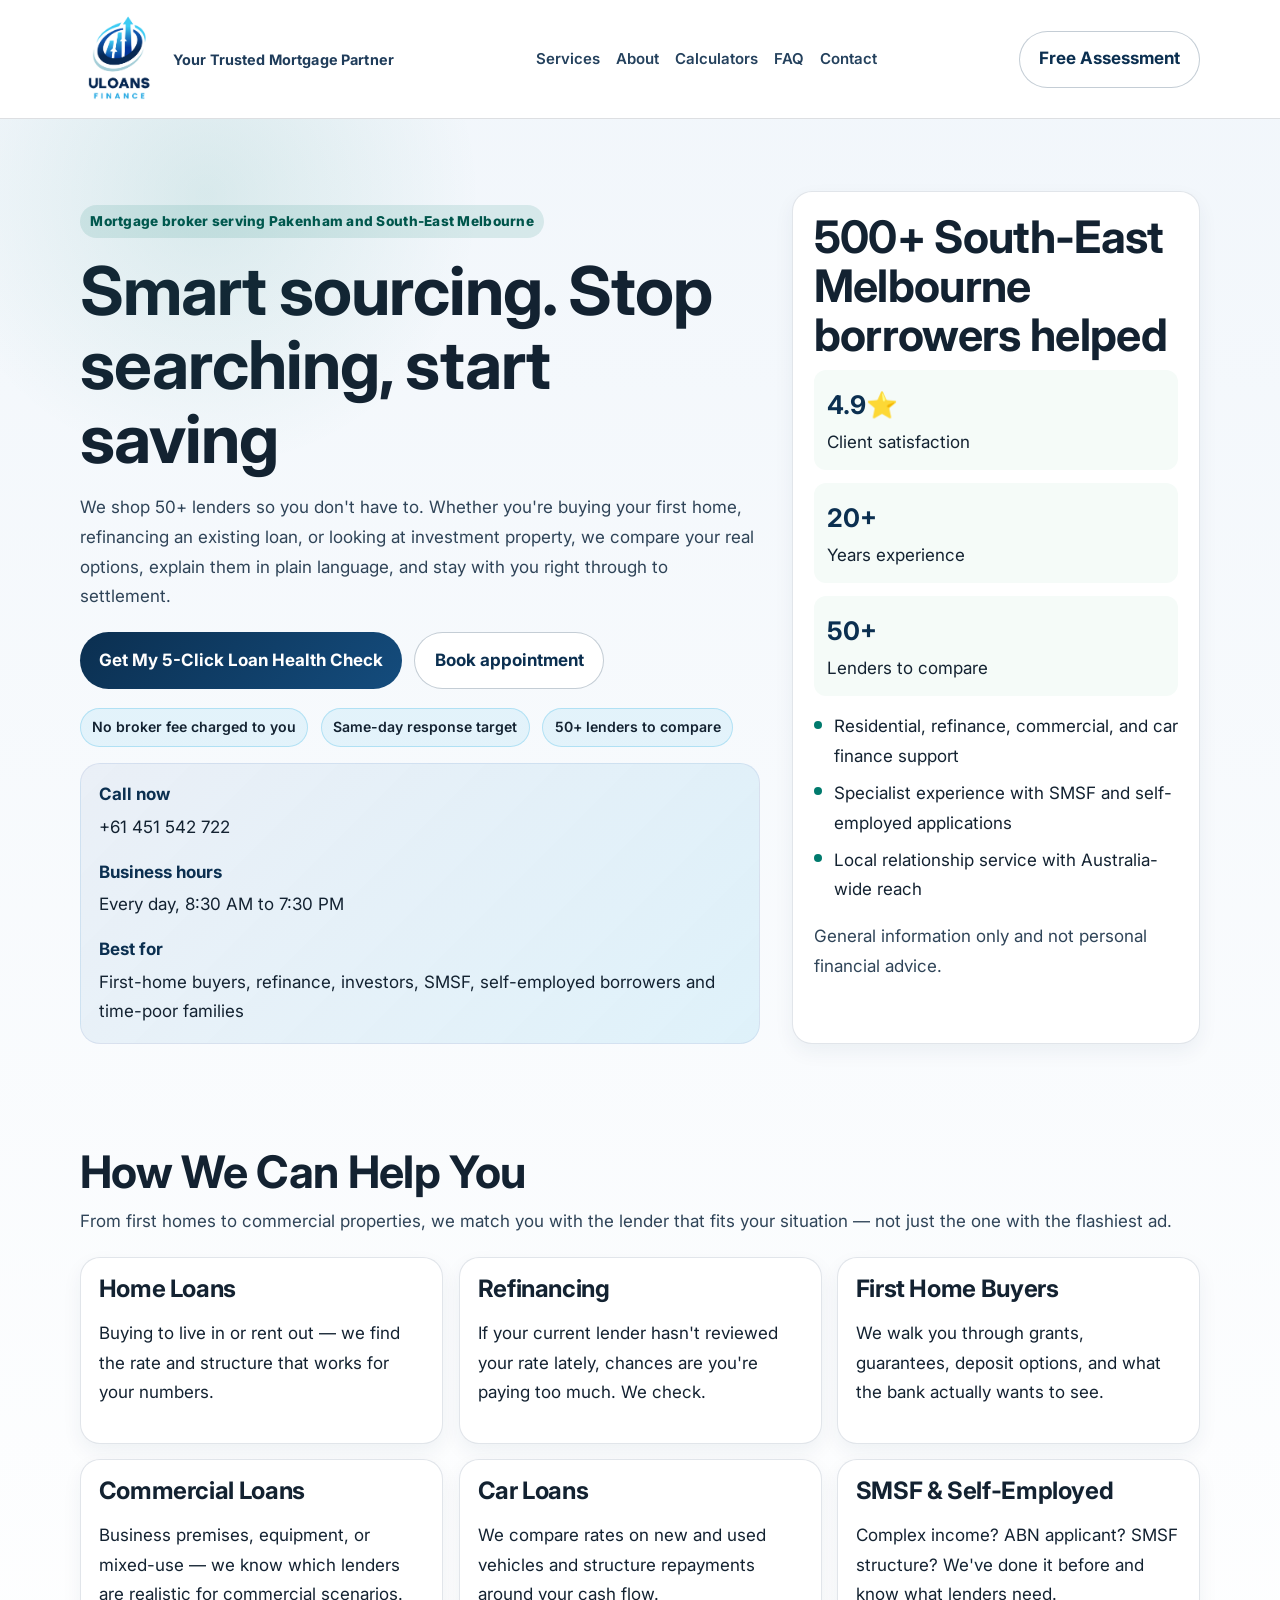
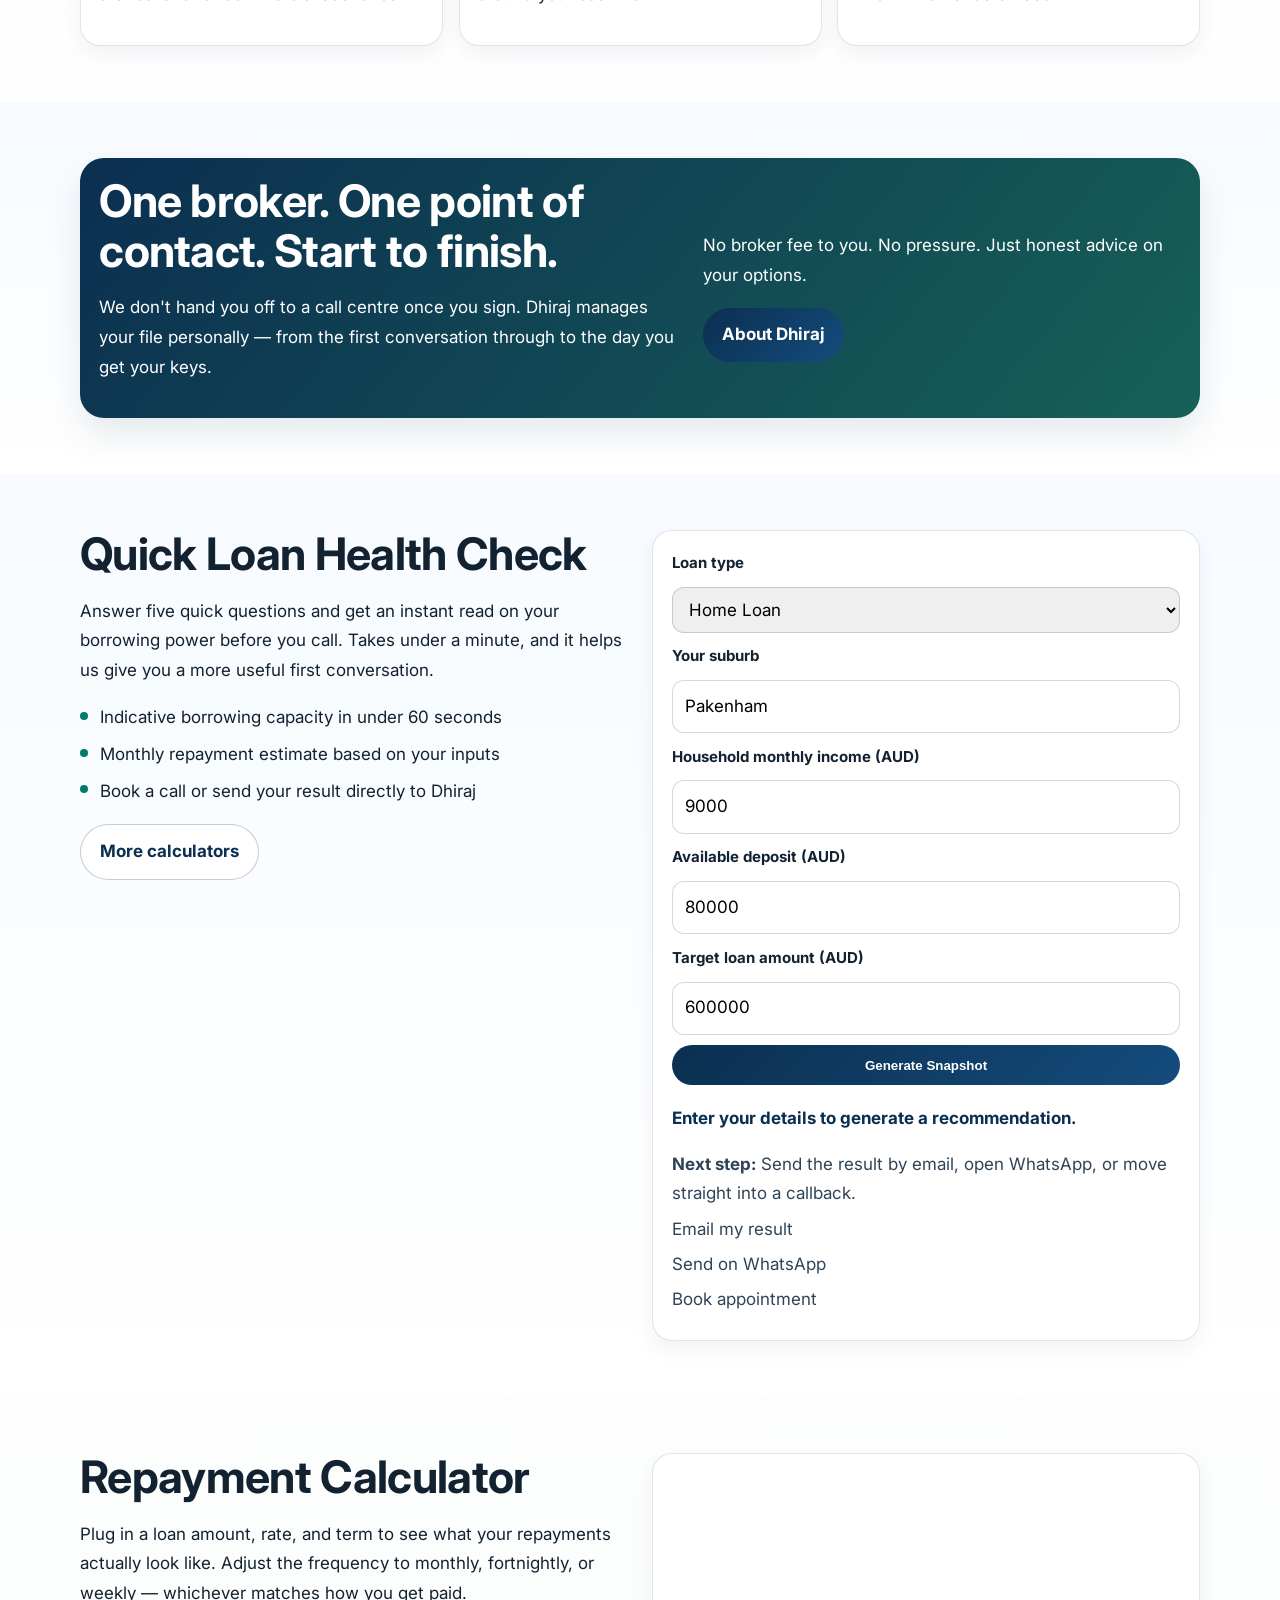
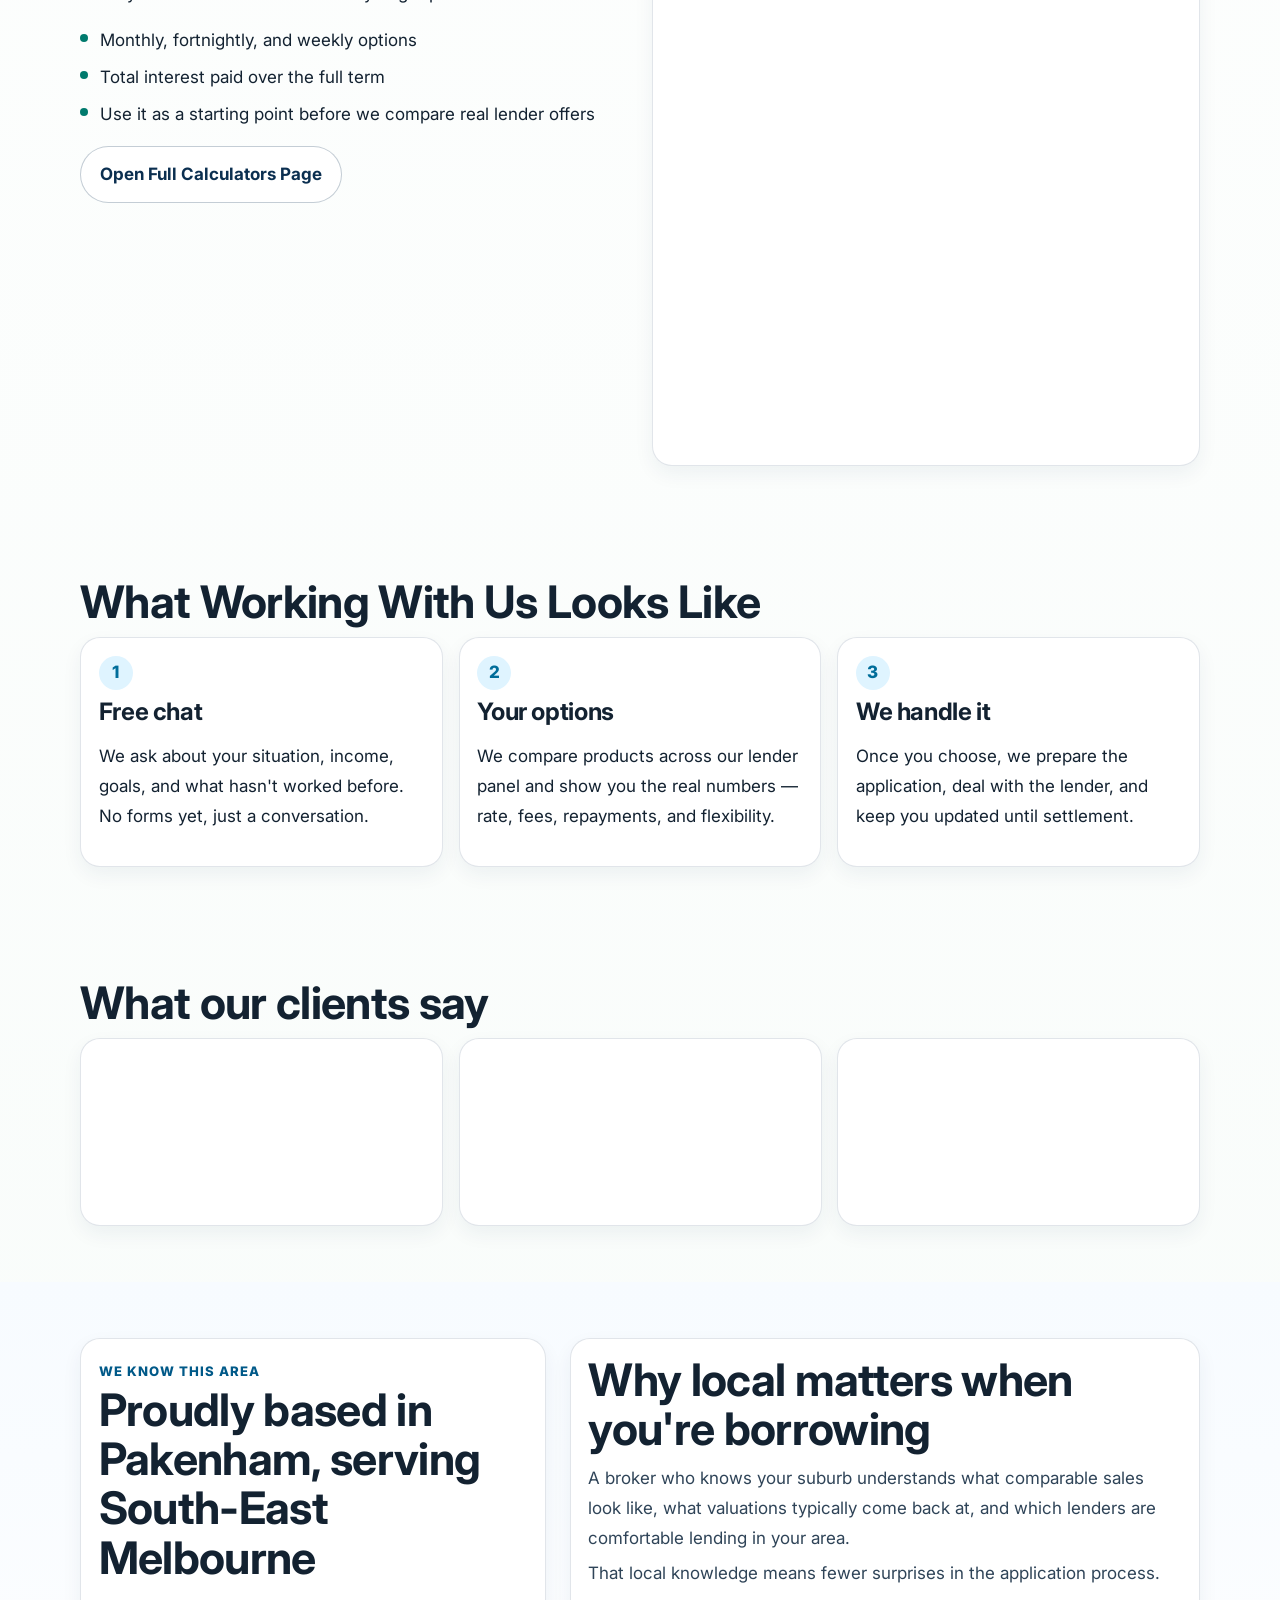
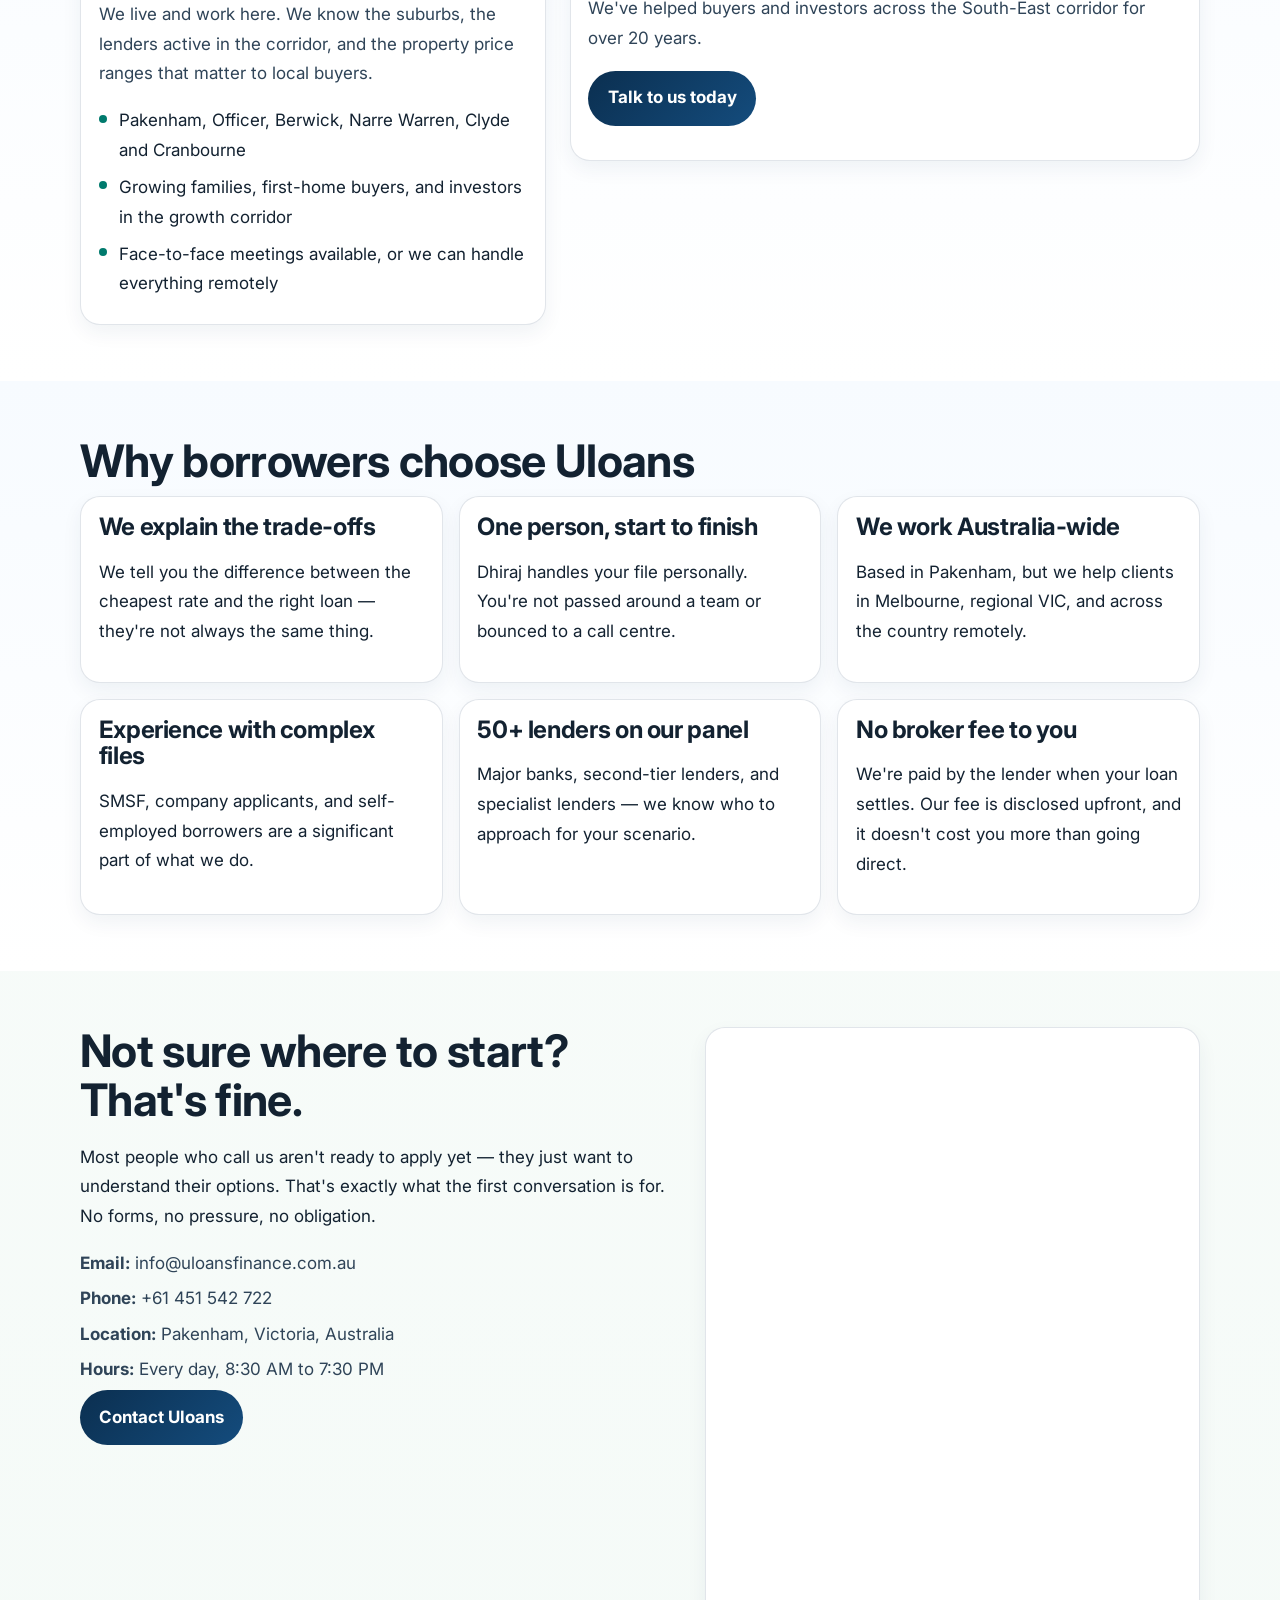
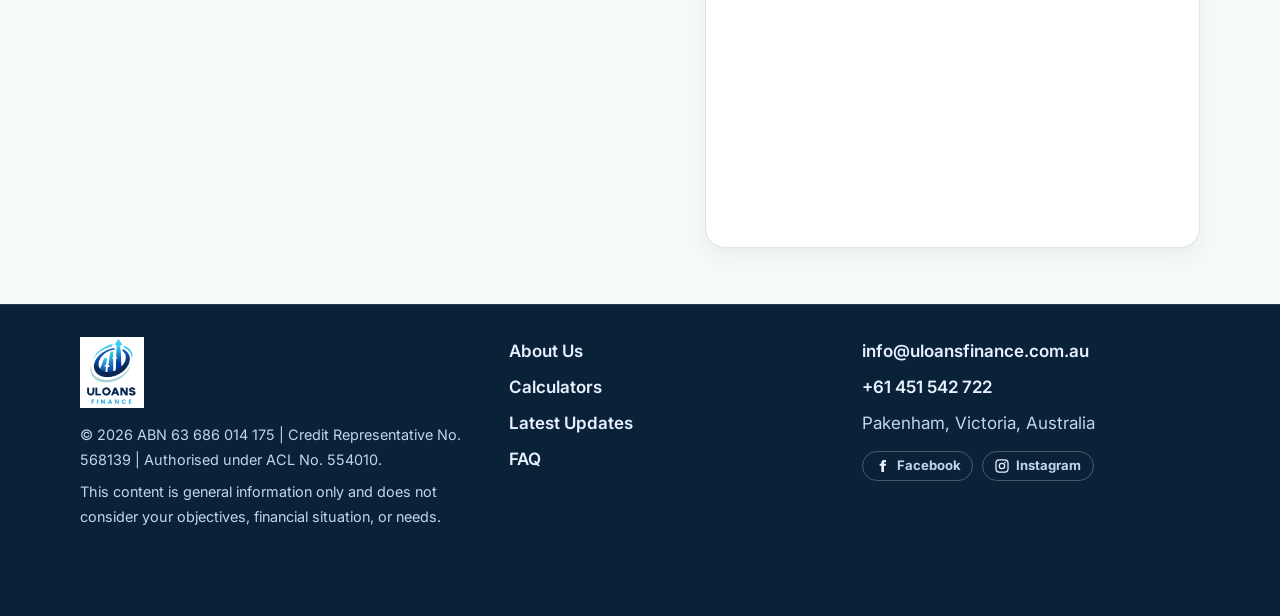
<file: prototype/index.html>
<!doctype html>
<html lang="en-AU">
<head>
  <meta charset="UTF-8">
  <meta name="viewport" content="width=device-width, initial-scale=1.0">
  <meta name="format-detection" content="telephone=yes">
  <title>Mortgage Broker Pakenham | Home Loans, Refinance and Loan Health Checks | Uloans Finance</title>
  <meta name="description" content="Uloans Finance is a mortgage broker in Pakenham helping South-East Melbourne borrowers with low rate home loans, refinance, first-home buyer support, commercial lending and fast loan health checks.">
  <meta name="keywords" content="mortgage broker Pakenham, low rate home loan Pakenham, refinance broker Pakenham, South East Melbourne mortgage broker, first home buyer broker, loan health check">
  <meta name="robots" content="index, follow">
  <meta name="language" content="English">
  <meta name="revisit-after" content="7 days">
  <meta name="author" content="Uloans Finance">
  <meta name="theme-color" content="#003087">
  <link rel="icon" href="assets/favicon.svg" type="image/svg+xml">
  <link rel="manifest" href="site.webmanifest">
  <link rel="canonical" href="https://uloansfinance.com.au/">

  <meta property="og:type" content="website">
  <meta property="og:title" content="Mortgage Broker Pakenham | Smarter, Faster Loan Solutions">
  <meta property="og:description" content="Low rate home loans, refinance, first-home buyer lending and loan health checks with a mortgage broker in Pakenham serving South-East Melbourne.">
  <meta property="og:url" content="/">
  <meta property="og:site_name" content="Uloans Finance">
  <meta property="og:image" content="assets/logo1.webp">
  <meta property="og:image:alt" content="Uloans Finance Logo">

  <meta name="twitter:card" content="summary_large_image">
  <meta name="twitter:title" content="Mortgage Broker Pakenham | Smarter, Faster Loan Solutions">
  <meta name="twitter:description" content="Low rate home loans, refinance and fast loan health checks for Pakenham and South-East Melbourne borrowers.">
  <link rel="preconnect" href="https://fonts.googleapis.com">
  <link rel="preconnect" href="https://fonts.gstatic.com" crossorigin>
  <link rel="preload" href="styles.css" as="style" onload="this.onload=null;this.rel='stylesheet'">
  <noscript><link rel="stylesheet" href="styles.css"></noscript>

  <script type="application/ld+json">
  {
    "@context": "https://schema.org",
    "@type": "FinancialService",
    "name": "Uloans Finance",
    "url": "/",
    "email": "info@uloansfinance.com.au",
    "telephone": "+61-451-542-722",
    "address": {
      "@type": "PostalAddress",
      "addressLocality": "Pakenham",
      "addressRegion": "VIC",
      "addressCountry": "AU"
    },
    "areaServed": "Australia",
    "openingHours": "Mo-Su 08:30-19:30",
    "sameAs": [
      "https://www.facebook.com/share/1BhKm394Ta/?mibextid=wwXIfr",
      "https://www.instagram.com/uloans_finance"
    ],
    "serviceType": [
      "Home Loans",
      "Refinance",
      "First Home Buyer Loans",
      "Commercial Loans",
      "Car Loans",
      "SMSF Loans",
      "Self-Employed Lending"
    ]
  }
  </script>
</head>
<body>
  <a class="skip-link" href="#main-content">Skip to main content</a>

  <header class="site-header">
    <div class="container nav-wrap">
      <a class="brand" href="index.html">
        <img class="brand-logo" src="assets/logo1.png" alt="Uloans Finance logo" width="80" height="90" fetchpriority="high" decoding="async">
        <span class="brand-text">Your Trusted Mortgage Partner</span>
      </a>
      <nav aria-label="Primary">
        <ul>
          <li><a href="/#services">Services</a></li>
          <li><a href="/about">About</a></li>
          <li><a href="/calculators">Calculators</a></li>
          <li><a href="/faq">FAQ</a></li>
          <li><a href="/contact">Contact</a></li>
        </ul>
      </nav>
      <a class="btn btn-ghost" href="https://app.middle.finance/ref/9f5745d5-ed53-4b26-9bb2-8b21437cd93b">Free Assessment</a>
    </div>
  </header>

  <main id="main-content">
    <section class="hero" id="top">
      <div class="container hero-grid">
        <div>
          <p class="eyebrow">Mortgage broker serving Pakenham and South-East Melbourne</p>
          <h1>Smart sourcing. Stop searching, start saving</h1>
          <p class="hero-copy">We shop 50+ lenders so you don't have to. Whether you're buying your first home, refinancing an existing loan, or looking at investment property, we compare your real options, explain them in plain language, and stay with you right through to settlement.</p>
          <div class="hero-cta">
            <a class="btn" href="#snapshot">Get My 5-Click Loan Health Check</a>
            <a class="btn btn-ghost" href="https://bookings.cloud.microsoft/book/AppointmentwithDhirajUloansFinance@uloansfinance.com.au/?ismsaljsauthenabled">Book appointment</a>
          </div>
          <ul class="hero-points" aria-label="Key benefits">
            <li>No broker fee charged to you</li>
            <li>Same-day response target</li>
            <li>50+ lenders to compare</li>
          </ul>
          <div class="hero-lead-panel" aria-label="Quick lead options">
            <div>
              <strong>Call now</strong>
              <a href="tel:+61451542722">+61 451 542 722</a>
            </div>
            <div>
              <strong>Business hours</strong>
              <span>Every day, 8:30 AM to 7:30 PM</span>
            </div>
            <div>
              <strong>Best for</strong>
              <span>First-home buyers, refinance, investors, SMSF, self-employed borrowers and time-poor families</span>
            </div>
          </div>
        </div>
        <div class="hero-card" aria-label="Trust stats">
          <h2>500+ South-East Melbourne borrowers helped</h2>
          <div class="stats">
            <article><strong>4.9⭐</strong><span>Client satisfaction</span></article>
            <article><strong>20+</strong><span>Years experience</span></article>
            <article><strong>50+</strong><span>Lenders to compare</span></article>
          </div>
          <ul class="checklist">
            <li>Residential, refinance, commercial, and car finance support</li>
            <li>Specialist experience with SMSF and self-employed applications</li>
            <li>Local relationship service with Australia-wide reach</li>
          </ul>
          <p class="legal-mini">General information only and not personal financial advice.</p>
        </div>
      </div>
    </section>

    <section class="section" id="services">
      <div class="container">
        <h2>How We Can Help You</h2>
        <p class="section-copy">From first homes to commercial properties, we match you with the lender that fits your situation — not just the one with the flashiest ad.</p>
        <div class="service-grid">
          <article class="card"><h3>Home Loans</h3><p>Buying to live in or rent out — we find the rate and structure that works for your numbers.</p></article>
          <article class="card"><h3>Refinancing</h3><p>If your current lender hasn't reviewed your rate lately, chances are you're paying too much. We check.</p></article>
          <article class="card"><h3>First Home Buyers</h3><p>We walk you through grants, guarantees, deposit options, and what the bank actually wants to see.</p></article>
          <article class="card"><h3>Commercial Loans</h3><p>Business premises, equipment, or mixed-use — we know which lenders are realistic for commercial scenarios.</p></article>
          <article class="card"><h3>Car Loans</h3><p>We compare rates on new and used vehicles and structure repayments around your cash flow.</p></article>
          <article class="card"><h3>SMSF &amp; Self-Employed</h3><p>Complex income? ABN applicant? SMSF structure? We've done it before and know what lenders need.</p></article>
        </div>
      </div>
    </section>

    <section class="section alt">
      <div class="container cta-panel band">
        <div>
          <h2>One broker. One point of contact. Start to finish.</h2>
          <p>We don't hand you off to a call centre once you sign. Dhiraj manages your file personally — from the first conversation through to the day you get your keys.</p>
        </div>
        <div>
          <p>No broker fee to you. No pressure. Just honest advice on your options.</p>
          <a class="btn" href="/about">About Dhiraj</a>
        </div>
      </div>
    </section>

    <section class="section alt" id="snapshot" aria-labelledby="snapshot-title">
      <div class="container split">
        <div>
          <h2 id="snapshot-title">Quick Loan Health Check</h2>
          <p>Answer five quick questions and get an instant read on your borrowing power before you call. Takes under a minute, and it helps us give you a more useful first conversation.</p>
          <ul class="checklist">
            <li>Indicative borrowing capacity in under 60 seconds</li>
            <li>Monthly repayment estimate based on your inputs</li>
            <li>Book a call or send your result directly to Dhiraj</li>
          </ul>
          <p><a class="btn btn-ghost" href="/calculators">More calculators</a></p>
        </div>
        <form class="snapshot-form" id="snapshotForm" novalidate>
          <label for="loanType">Loan type</label>
          <select id="loanType" required>
            <option value="home">Home Loan</option>
            <option value="refinance">Refinance</option>
            <option value="first-home">First Home Buyer</option>
            <option value="car">Car Loan</option>
            <option value="commercial">Commercial Loan</option>
          </select>

          <label for="suburb">Your suburb</label>
          <input id="suburb" type="text" placeholder="Pakenham" value="Pakenham" autocomplete="address-level2" required>

          <label for="income">Household monthly income (AUD)</label>
          <input id="income" type="number" min="2000" step="100" value="9000" required>

          <label for="deposit">Available deposit (AUD)</label>
          <input id="deposit" type="number" min="0" step="1000" value="80000" required>

          <label for="targetAmount">Target loan amount (AUD)</label>
          <input id="targetAmount" type="number" min="50000" step="5000" value="600000" required>

          <button class="btn" type="submit">Generate Snapshot</button>
          <output id="snapshotResult" class="result" aria-live="polite">Enter your details to generate a recommendation.</output>
          <div class="contact-list" aria-label="Next steps after snapshot">
            <p><strong>Next step:</strong> Send the result by email, open WhatsApp, or move straight into a callback.</p>
            <p><a id="snapshotEmailLink" href="mailto:info@uloansfinance.com.au?subject=Uloans%20Loan%20Health%20Check&amp;body=Please%20review%20my%20loan%20health%20check.">Email my result</a></p>
            <p><a id="snapshotWhatsAppLink" href="https://wa.me/61451542722?text=Hi%20Uloans%2C%20I%20want%20to%20discuss%20my%20loan%20health%20check." target="_blank" rel="noopener">Send on WhatsApp</a></p>
            <p><a href="https://bookings.cloud.microsoft/book/AppointmentwithDhirajUloansFinance@uloansfinance.com.au/?ismsaljsauthenabled">Book appointment</a></p>
          </div>
        </form>
      </div>
    </section>

    <section class="section" id="calculator">
      <div class="container split">
        <div>
          <h2>Repayment Calculator</h2>
          <p>Plug in a loan amount, rate, and term to see what your repayments actually look like. Adjust the frequency to monthly, fortnightly, or weekly — whichever matches how you get paid.</p>
          <ul class="checklist">
            <li>Monthly, fortnightly, and weekly options</li>
            <li>Total interest paid over the full term</li>
            <li>Use it as a starting point before we compare real lender offers</li>
          </ul>
          <p><a class="btn btn-ghost" href="calculators.html">Open Full Calculators Page</a></p>
        </div>
        <form class="calc" data-loan-calculator novalidate>
          <label for="amount">Loan amount</label>
          <input id="amount" data-calc="amount" type="number" min="50000" value="500000" required>

          <label for="rate">Interest rate (%)</label>
          <input id="rate" data-calc="rate" type="number" min="1" max="20" step="0.01" value="5.5" required>

          <label for="term">Term (years)</label>
          <input id="term" data-calc="term" type="number" min="1" max="30" value="25" required>

          <label for="frequency">Payment frequency</label>
          <select id="frequency" data-calc="frequency" required>
            <option value="monthly">Monthly</option>
            <option value="fortnightly">Fortnightly</option>
            <option value="weekly">Weekly</option>
          </select>

          <button class="btn" type="submit">Calculate</button>
          <div class="calc-results" aria-live="polite">
            <p class="repayment" data-calc-output="repayment">Monthly payment: $3,070.44</p>
            <p class="repayment-sub" data-calc-output="interest">Total interest: $421,131.24</p>
            <p class="repayment-sub" data-calc-output="payment">Total payment: $921,131.24</p>
          </div>
        </form>
      </div>
    </section>

    <section class="section" id="process">
      <div class="container">
          <h2>What Working With Us Looks Like</h2>
        <div class="steps">
          <article><span>1</span><h3>Free chat</h3><p>We ask about your situation, income, goals, and what hasn't worked before. No forms yet, just a conversation.</p></article>
          <article><span>2</span><h3>Your options</h3><p>We compare products across our lender panel and show you the real numbers — rate, fees, repayments, and flexibility.</p></article>
          <article><span>3</span><h3>We handle it</h3><p>Once you choose, we prepare the application, deal with the lender, and keep you updated until settlement.</p></article>
        </div>
      </div>
    </section>

    <section class="section">
      <div class="container">
        <h2>What our clients say</h2>
        <div class="testimonial-grid">
          <article>
            <blockquote>"I didn't know where to start as a first home buyer. Dhiraj walked me through everything step by step and got us into our home faster than I thought possible."</blockquote>
            <footer>Sarah M., Pakenham VIC</footer>
          </article>
          <article>
            <blockquote>"Switched lenders and saved $340 a month. Dhiraj found a deal I didn't know existed and handled all the paperwork. Took about three weeks start to finish."</blockquote>
            <footer>James T., Officer VIC</footer>
          </article>
          <article>
            <blockquote>"We're self-employed and had been knocked back before. Dhiraj knew exactly which lenders work with ABN applicants and got us approved."</blockquote>
            <footer>Tony &amp; Maria, Narre Warren VIC</footer>
          </article>
        </div>
      </div>
    </section>

    <section class="section alt" id="local-seo">
      <div class="container split-tight">
        <div class="info-card">
          <span class="page-kicker">We know this area</span>
          <h2>Proudly based in Pakenham, serving South-East Melbourne</h2>
          <p class="lead">We live and work here. We know the suburbs, the lenders active in the corridor, and the property price ranges that matter to local buyers.</p>
          <ul class="checklist">
            <li>Pakenham, Officer, Berwick, Narre Warren, Clyde and Cranbourne</li>
            <li>Growing families, first-home buyers, and investors in the growth corridor</li>
            <li>Face-to-face meetings available, or we can handle everything remotely</li>
          </ul>
        </div>
        <div class="info-card">
          <h2>Why local matters when you're borrowing</h2>
          <div class="contact-list">
            <p>A broker who knows your suburb understands what comparable sales look like, what valuations typically come back at, and which lenders are comfortable lending in your area.</p>
            <p>That local knowledge means fewer surprises in the application process.</p>
            <p>We've helped buyers and investors across the South-East corridor for over 20 years.</p>
          </div>
          <p><a class="btn" href="/contact">Talk to us today</a></p>
        </div>
      </div>
    </section>

    <section class="section alt" id="insights">
      <div class="container">
        <h2>Why borrowers choose Uloans</h2>
        <div class="feature-grid">
          <article><h3>We explain the trade-offs</h3><p>We tell you the difference between the cheapest rate and the right loan — they're not always the same thing.</p></article>
          <article><h3>One person, start to finish</h3><p>Dhiraj handles your file personally. You're not passed around a team or bounced to a call centre.</p></article>
          <article><h3>We work Australia-wide</h3><p>Based in Pakenham, but we help clients in Melbourne, regional VIC, and across the country remotely.</p></article>
          <article><h3>Experience with complex files</h3><p>SMSF, company applicants, and self-employed borrowers are a significant part of what we do.</p></article>
          <article><h3>50+ lenders on our panel</h3><p>Major banks, second-tier lenders, and specialist lenders — we know who to approach for your scenario.</p></article>
          <article><h3>No broker fee to you</h3><p>We're paid by the lender when your loan settles. Our fee is disclosed upfront, and it doesn't cost you more than going direct.</p></article>
        </div>
      </div>
    </section>

    <section class="section" id="contact">
      <div class="container contact-grid">
        <div>
          <h2>Not sure where to start? That's fine.</h2>
          <p>Most people who call us aren't ready to apply yet — they just want to understand their options. That's exactly what the first conversation is for. No forms, no pressure, no obligation.</p>
          <div class="contact-list">
            <p><strong>Email:</strong> <a href="mailto:info@uloansfinance.com.au">info@uloansfinance.com.au</a></p>
            <p><strong>Phone:</strong> <a href="tel:+61451542722">+61 451 542 722</a></p>
            <p><strong>Location:</strong> Pakenham, Victoria, Australia</p>
            <p><strong>Hours:</strong> Every day, 8:30 AM to 7:30 PM</p>
          </div>
          <a class="btn" href="contact.html">Contact Uloans</a>
        </div>
        <form class="lead-form" id="callbackForm" aria-label="Quick assessment request">
          <label for="name">Full name</label>
          <input id="name" type="text" placeholder="Jane Smith" required>

          <label for="email">Email</label>
          <input id="email" type="email" placeholder="jane@example.com" required>

          <label for="phone">Phone</label>
          <input id="phone" type="tel" placeholder="04xx xxx xxx" required>

          <label for="lead-suburb">Suburb</label>
          <input id="lead-suburb" type="text" placeholder="Pakenham" required>

          <label for="goal">What do you need?</label>
          <select id="goal" required>
            <option>Home loan</option>
            <option>Refinance</option>
            <option>First home buyer</option>
            <option>Commercial loan</option>
            <option>Car loan</option>
          </select>

          <label for="timeframe">When do you want to move?</label>
          <select id="timeframe" required>
            <option>ASAP</option>
            <option>Within 30 days</option>
            <option>Within 3 months</option>
            <option>Researching options</option>
          </select>

          <button class="btn" type="submit">Request Callback</button>
          <output id="callbackResult" class="result" aria-live="polite">We aim to respond on the same business day.</output>
          <p class="legal-mini">By submitting, you agree to privacy and credit guide terms.</p>
        </form>
      </div>
    </section>
  </main>

  <footer class="site-footer">
    <div class="container footer-wrap">
      <div>
        <img class="brand-logo" src="assets/logo1.png" alt="Uloans Finance logo" width="64" height="72" loading="lazy" decoding="async">
        <p>© 2026 ABN 63 686 014 175 | Credit Representative No. 568139 | Authorised under ACL No. 554010.</p>
        <p>This content is general information only and does not consider your objectives, financial situation, or needs.</p>
      </div>
      <div class="footer-links">
        <a href="about.html">About Us</a>
        <a href="calculators.html">Calculators</a>
        <a href="latest-updates.html">Latest Updates</a>
        <a href="faq.html">FAQ</a>
      </div>
      <div class="footer-contact">
        <a href="mailto:info@uloansfinance.com.au">info@uloansfinance.com.au</a>
        <a href="tel:+61451542722">+61 451 542 722</a>
        <span>Pakenham, Victoria, Australia</span>
<div class="footer-social" aria-label="Social links">
  <a href="https://www.facebook.com/share/1BhKm394Ta/?mibextid=wwXIfr" target="_blank" rel="noopener" aria-label="Facebook profile">
    <svg viewBox="0 0 24 24" aria-hidden="true" focusable="false">
      <path d="M13.5 8.5V7.1c0-.7.5-.9 1-.9h1.9V3h-2.6c-3 0-4.3 1.8-4.3 4.6v.9H7v3.3h2.5V21h4V11.8h2.7l.4-3.3h-3.1z" />
    </svg>
    <span class="social-label">Facebook</span>
  </a>
  <a href="https://www.instagram.com/uloans_finance" target="_blank" rel="noopener" aria-label="Instagram profile">
    <svg viewBox="0 0 24 24" aria-hidden="true" focusable="false">
      <path d="M7.8 2h8.4A5.8 5.8 0 0 1 22 7.8v8.4a5.8 5.8 0 0 1-5.8 5.8H7.8A5.8 5.8 0 0 1 2 16.2V7.8A5.8 5.8 0 0 1 7.8 2zm0 1.9A3.9 3.9 0 0 0 3.9 7.8v8.4a3.9 3.9 0 0 0 3.9 3.9h8.4a3.9 3.9 0 0 0 3.9-3.9V7.8a3.9 3.9 0 0 0-3.9-3.9H7.8zm8.8 1.5a1.2 1.2 0 1 1 0 2.4 1.2 1.2 0 0 1 0-2.4zM12 7a5 5 0 1 1 0 10 5 5 0 0 1 0-10zm0 1.9a3.1 3.1 0 1 0 0 6.2 3.1 3.1 0 0 0 0-6.2z" />
    </svg>
    <span class="social-label">Instagram</span>
  </a>
</div>
      </div>
    </div>
  </footer>

  <div class="mobile-cta" role="region" aria-label="Quick actions">
    <a href="https://app.middle.finance/ref/9f5745d5-ed53-4b26-9bb2-8b21437cd93b">Free Assessment</a>
    <a href="https://bookings.cloud.microsoft/book/AppointmentwithDhirajUloansFinance@uloansfinance.com.au/?ismsaljsauthenabled">Book appointment</a>
  </div>

  <script src="script.js" defer></script>
</body>
</html>
</file>
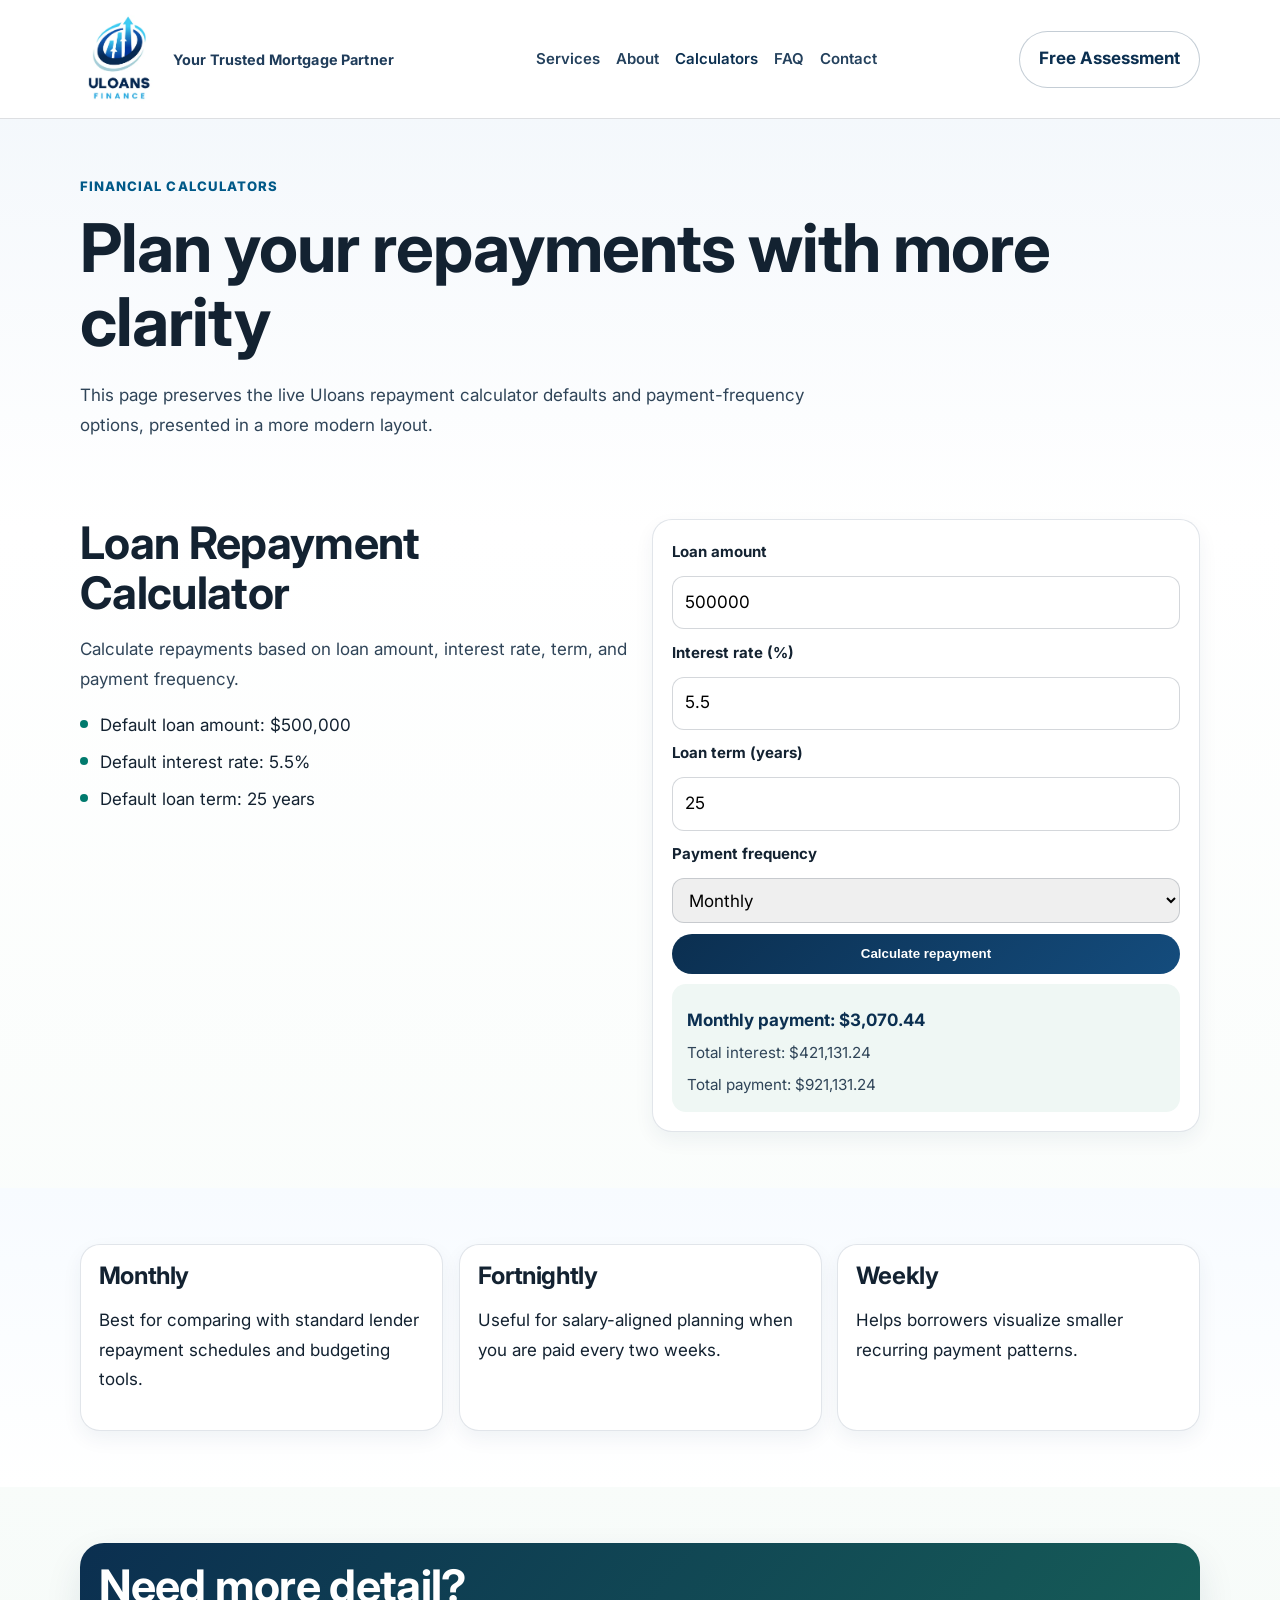
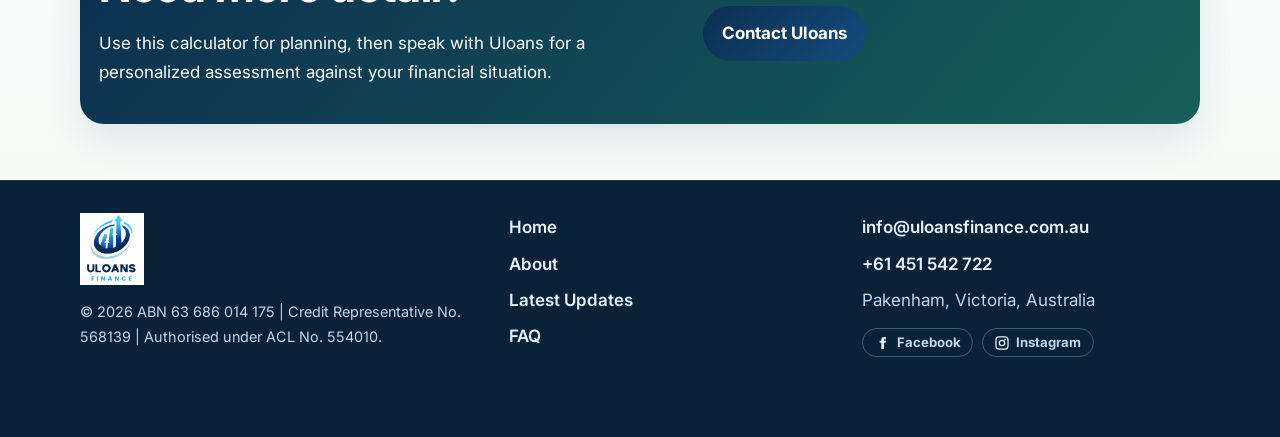
<file: prototype/calculators.html>
<!doctype html>
<html lang="en-AU">
<head>
  <meta charset="UTF-8">
  <meta name="viewport" content="width=device-width, initial-scale=1.0">
  <meta name="format-detection" content="telephone=yes">
  <title>Uloans Finance Calculators | Loan Repayment Tools</title>
  <meta name="description" content="Use our loan calculators to estimate monthly payments, understand different payment frequencies, and plan your financing. Fast, accurate, and easy-to-use tools.">
  <meta name="keywords" content="loan calculator, mortgage calculator, payment estimator, home loan">
  <meta name="robots" content="index, follow">
  <meta name="language" content="English">
  <meta name="revisit-after" content="7 days">
  <meta name="author" content="Uloans Finance">
  <meta name="theme-color" content="#003087">
  <meta property="og:title" content="Loan Calculators | Uloans Finance">
  <meta property="og:description" content="Use our loan calculators to estimate monthly payments, understand different payment frequencies, and plan your financing.">
  <meta property="og:url" content="calculators.html">
  <meta property="og:type" content="website">
  <meta property="og:image" content="assets/logo1.webp">
  <meta property="og:image:alt" content="Uloans Finance Logo">
  <link rel="icon" href="assets/favicon.svg" type="image/svg+xml">
  <link rel="manifest" href="site.webmanifest">
  <link rel="canonical" href="https://uloansfinance.com.au/calculators">
  <link rel="preconnect" href="https://fonts.googleapis.com">
  <link rel="preconnect" href="https://fonts.gstatic.com" crossorigin>
  <link rel="stylesheet" href="styles.css">
</head>
<body>
  <a class="skip-link" href="#main-content">Skip to main content</a>
  <header class="site-header">
    <div class="container nav-wrap">
      <a class="brand" href="index.html">
        <picture>
          <source srcset="assets/logo1.webp" type="image/webp">
          <img class="brand-logo" src="assets/logo1.png" alt="Uloans Finance logo" width="80" height="90" fetchpriority="high">
        </picture>
        <span class="brand-text">Your Trusted Mortgage Partner</span>
      </a>
      <nav aria-label="Primary">
        <ul>
          <li><a href="/#services">Services</a></li>
          <li><a href="/about">About</a></li>
          <li><a href="/calculators" aria-current="page">Calculators</a></li>
          <li><a href="/faq">FAQ</a></li>
          <li><a href="/contact">Contact</a></li>
        </ul>
      </nav>
      <a class="btn btn-ghost" href="https://app.middle.finance/ref/9f5745d5-ed53-4b26-9bb2-8b21437cd93b">Free Assessment</a>
    </div>
  </header>

  <main id="main-content">
    <section class="page-hero">
      <div class="container">
        <span class="page-kicker">Financial Calculators</span>
        <h1>Plan your repayments with more clarity</h1>
        <p class="page-intro">This page preserves the live Uloans repayment calculator defaults and payment-frequency options, presented in a more modern layout.</p>
      </div>
    </section>

    <section class="section">
      <div class="container split">
        <div>
          <h2>Loan Repayment Calculator</h2>
          <p class="lead">Calculate repayments based on loan amount, interest rate, term, and payment frequency.</p>
          <ul class="checklist">
            <li>Default loan amount: $500,000</li>
            <li>Default interest rate: 5.5%</li>
            <li>Default loan term: 25 years</li>
          </ul>
        </div>
        <form class="calc" data-loan-calculator novalidate>
          <label for="calc-amount">Loan amount</label>
          <input id="calc-amount" data-calc="amount" type="number" min="10000" max="2000000" value="500000" required>

          <label for="calc-rate">Interest rate (%)</label>
          <input id="calc-rate" data-calc="rate" type="number" min="1" max="15" step="0.01" value="5.5" required>

          <label for="calc-term">Loan term (years)</label>
          <input id="calc-term" data-calc="term" type="number" min="1" max="30" value="25" required>

          <label for="calc-frequency">Payment frequency</label>
          <select id="calc-frequency" data-calc="frequency" required>
            <option value="monthly">Monthly</option>
            <option value="fortnightly">Fortnightly</option>
            <option value="weekly">Weekly</option>
          </select>

          <button class="btn" type="submit">Calculate repayment</button>
          <div class="calc-results" aria-live="polite">
            <p class="repayment" data-calc-output="repayment">Monthly payment: $3,070.44</p>
            <p class="repayment-sub" data-calc-output="interest">Total interest: $421,131.24</p>
            <p class="repayment-sub" data-calc-output="payment">Total payment: $921,131.24</p>
          </div>
        </form>
      </div>
    </section>

    <section class="section alt">
      <div class="container service-grid">
        <article class="card"><h3>Monthly</h3><p>Best for comparing with standard lender repayment schedules and budgeting tools.</p></article>
        <article class="card"><h3>Fortnightly</h3><p>Useful for salary-aligned planning when you are paid every two weeks.</p></article>
        <article class="card"><h3>Weekly</h3><p>Helps borrowers visualize smaller recurring payment patterns.</p></article>
      </div>
    </section>

    <section class="section">
      <div class="container band cta-panel">
        <div>
          <h2>Need more detail?</h2>
          <p>Use this calculator for planning, then speak with Uloans for a personalized assessment against your financial situation.</p>
        </div>
        <div>
          <a class="btn" href="contact.html">Contact Uloans</a>
        </div>
      </div>
    </section>
  </main>

  <footer class="site-footer">
    <div class="container footer-wrap">
      <div>
        <picture>
          <source srcset="assets/logo1.webp" type="image/webp">
          <img class="brand-logo" src="assets/logo1.png" alt="Uloans Finance logo" width="64" height="72" loading="lazy" decoding="async">
        </picture>
        <p>© 2026 ABN 63 686 014 175 | Credit Representative No. 568139 | Authorised under ACL No. 554010.</p>
      </div>
      <div class="footer-links">
        <a href="index.html">Home</a>
        <a href="about.html">About</a>
        <a href="latest-updates.html">Latest Updates</a>
        <a href="faq.html">FAQ</a>
      </div>
      <div class="footer-contact">
        <a href="mailto:info@uloansfinance.com.au">info@uloansfinance.com.au</a>
        <a href="tel:+61451542722">+61 451 542 722</a>
        <span>Pakenham, Victoria, Australia</span>
<div class="footer-social" aria-label="Social links">
  <a href="https://www.facebook.com/share/1BhKm394Ta/?mibextid=wwXIfr" target="_blank" rel="noopener" aria-label="Facebook profile">
    <svg viewBox="0 0 24 24" aria-hidden="true" focusable="false">
      <path d="M13.5 8.5V7.1c0-.7.5-.9 1-.9h1.9V3h-2.6c-3 0-4.3 1.8-4.3 4.6v.9H7v3.3h2.5V21h4V11.8h2.7l.4-3.3h-3.1z" />
    </svg>
    <span class="social-label">Facebook</span>
  </a>
  <a href="https://www.instagram.com/uloans_finance" target="_blank" rel="noopener" aria-label="Instagram profile">
    <svg viewBox="0 0 24 24" aria-hidden="true" focusable="false">
      <path d="M7.8 2h8.4A5.8 5.8 0 0 1 22 7.8v8.4a5.8 5.8 0 0 1-5.8 5.8H7.8A5.8 5.8 0 0 1 2 16.2V7.8A5.8 5.8 0 0 1 7.8 2zm0 1.9A3.9 3.9 0 0 0 3.9 7.8v8.4a3.9 3.9 0 0 0 3.9 3.9h8.4a3.9 3.9 0 0 0 3.9-3.9V7.8a3.9 3.9 0 0 0-3.9-3.9H7.8zm8.8 1.5a1.2 1.2 0 1 1 0 2.4 1.2 1.2 0 0 1 0-2.4zM12 7a5 5 0 1 1 0 10 5 5 0 0 1 0-10zm0 1.9a3.1 3.1 0 1 0 0 6.2 3.1 3.1 0 0 0 0-6.2z" />
    </svg>
    <span class="social-label">Instagram</span>
  </a>
</div>
      </div>
    </div>
  </footer>

  <div class="mobile-cta" role="region" aria-label="Quick actions">
    <a href="https://app.middle.finance/ref/9f5745d5-ed53-4b26-9bb2-8b21437cd93b">Free Assessment</a>
    <a href="https://bookings.cloud.microsoft/book/AppointmentwithDhirajUloansFinance@uloansfinance.com.au/?ismsaljsauthenabled">Book appointment</a>
  </div>

  <script src="script.js" defer></script>
</body>
</html>
</file>
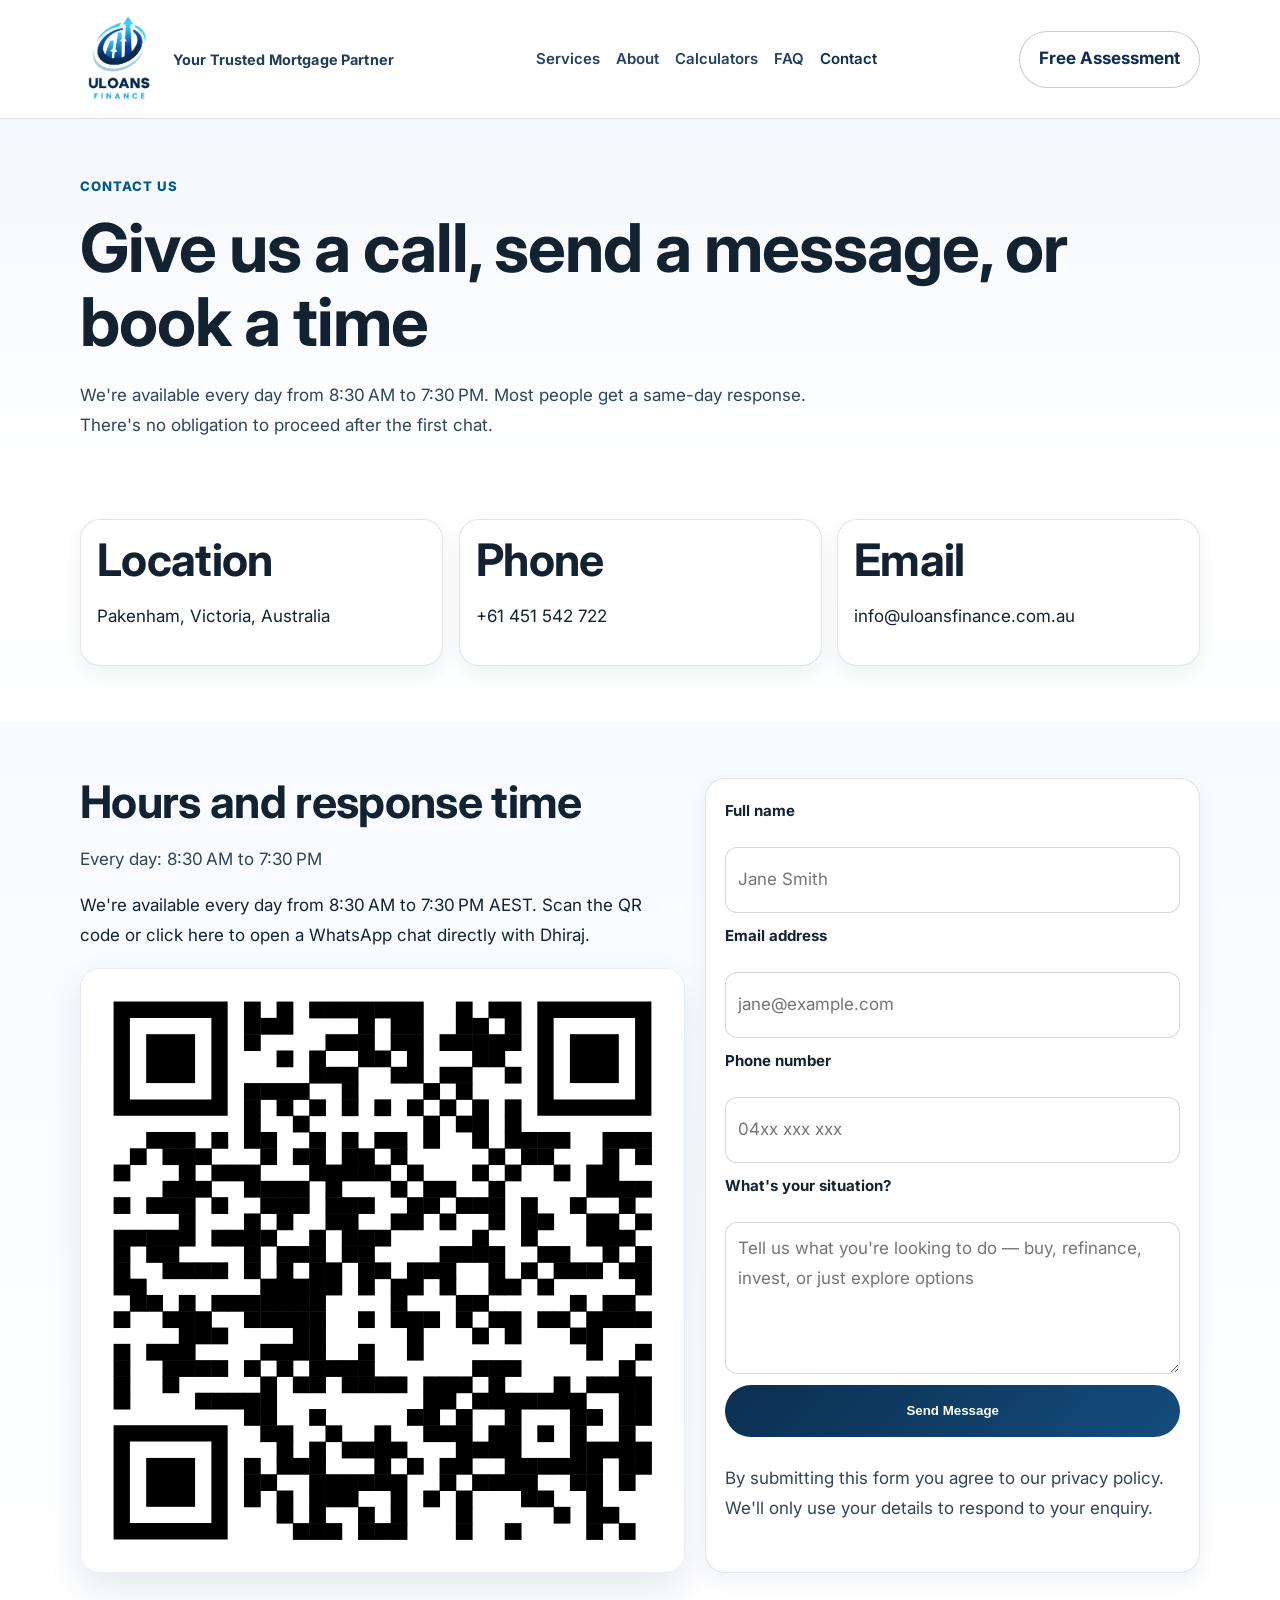
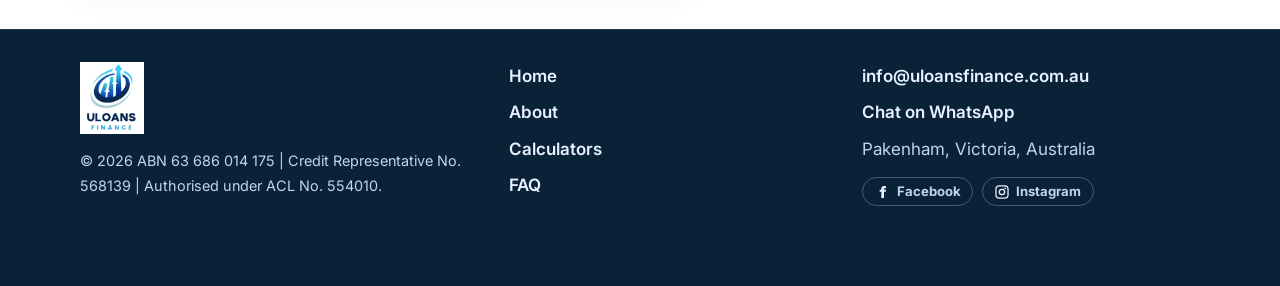
<file: prototype/contact.html>
<!doctype html>
<html lang="en-AU">
<head>
  <meta charset="UTF-8">
  <meta name="viewport" content="width=device-width, initial-scale=1.0">
  <meta name="format-detection" content="telephone=yes">
  <title>Contact Uloans Finance | Pakenham Mortgage Broker</title>
  <meta name="description" content="Contact Uloans Finance for a free assessment. Call us, fill out the form, or reach out via WhatsApp for fast, personalized mortgage solutions.">
  <meta name="keywords" content="contact, mortgage broker, free assessment, WhatsApp">
  <meta name="robots" content="index, follow">
  <meta name="language" content="English">
  <meta name="revisit-after" content="7 days">
  <meta name="author" content="Uloans Finance">
  <meta name="theme-color" content="#003087">
  <meta property="og:title" content="Contact Uloans Finance | Free Assessment">
  <meta property="og:description" content="Contact Uloans Finance for a free assessment. Call us, fill out the form, or reach out via WhatsApp for fast, personalized mortgage solutions.">
  <meta property="og:url" content="contact.html">
  <meta property="og:type" content="website">
  <meta property="og:image" content="assets/logo1.webp">
  <meta property="og:image:alt" content="Uloans Finance Logo">
  <link rel="icon" href="assets/favicon.svg" type="image/svg+xml">
  <link rel="manifest" href="site.webmanifest">
  <link rel="canonical" href="https://uloansfinance.com.au/contact">
  <link rel="preconnect" href="https://fonts.googleapis.com">
  <link rel="preconnect" href="https://fonts.gstatic.com" crossorigin>
  <link rel="stylesheet" href="styles.css">

  <script type="application/ld+json">
  {
    "@context": "https://schema.org",
    "@type": "LocalBusiness",
    "name": "Uloans Finance",
    "address": {
      "@type": "PostalAddress",
      "addressLocality": "Pakenham",
      "addressRegion": "VIC",
      "addressCountry": "AU"
    },
    "telephone": "+61-451-542-722",
    "email": "info@uloansfinance.com.au",
    "contactPoint": {
      "@type": "ContactPoint",
      "contactType": "Customer Service",
      "telephone": "+61-451-542-722",
      "email": "info@uloansfinance.com.au",
      "availableLanguage": "en-AU",
      "hoursAvailable": {
        "@type": "OpeningHoursSpecification",
        "dayOfWeek": ["Monday", "Tuesday", "Wednesday", "Thursday", "Friday", "Saturday", "Sunday"],
        "opens": "08:30",
        "closes": "19:30"
      }
    },
    "url": "contact.html"
  }
  </script>
</head>
<body>
  <a class="skip-link" href="#main-content">Skip to main content</a>
  <header class="site-header">
    <div class="container nav-wrap">
      <a class="brand" href="index.html">
        <picture>
          <source srcset="assets/logo1.webp" type="image/webp">
          <img class="brand-logo" src="assets/logo1.png" alt="Uloans Finance logo" width="80" height="90" fetchpriority="high">
        </picture>
        <span class="brand-text">Your Trusted Mortgage Partner</span>
      </a>
      <nav aria-label="Primary">
        <ul>
          <li><a href="/#services">Services</a></li>
          <li><a href="/about">About</a></li>
          <li><a href="/calculators">Calculators</a></li>
          <li><a href="/faq">FAQ</a></li>
          <li><a href="/contact" aria-current="page">Contact</a></li>
        </ul>
      </nav>
      <a class="btn btn-ghost" href="https://app.middle.finance/ref/9f5745d5-ed53-4b26-9bb2-8b21437cd93b">Free Assessment</a>
    </div>
  </header>

  <main id="main-content">
    <section class="page-hero">
      <div class="container">
        <span class="page-kicker">Contact Us</span>
        <h1>Give us a call, send a message, or book a time</h1>
        <p class="page-intro">We're available every day from 8:30 AM to 7:30 PM. Most people get a same-day response. There's no obligation to proceed after the first chat.</p>
      </div>
    </section>

    <section class="section">
      <div class="container contact-cards">
        <article><h2>Location</h2><p>Pakenham, Victoria, Australia</p></article>
        <article><h2>Phone</h2><p><a href="tel:+61451542722">+61 451 542 722</a></p></article>
        <article><h2>Email</h2><p><a href="mailto:info@uloansfinance.com.au">info@uloansfinance.com.au</a></p></article>
      </div>
    </section>

    <section class="section alt">
      <div class="container contact-grid">
        <div>
          <h2>Hours and response time</h2>
          <p class="lead">Every day: 8:30 AM to 7:30 PM</p>
          <p>We're available every day from 8:30 AM to 7:30 PM AEST. Scan the QR code or <a href="https://wa.me/61451542722" target="_blank" rel="noopener">click here</a> to open a WhatsApp chat directly with Dhiraj.</p>
          <div class="hero-media">
            <img src="assets/whatsapp-qr.svg" alt="Uloans Finance WhatsApp QR code" loading="lazy" width="280" height="280">
          </div>
        </div>
        <form class="lead-form" aria-label="Contact form prototype">
          <label for="contact-name">Full name</label>
          <input id="contact-name" type="text" placeholder="Jane Smith" required>

          <label for="contact-email">Email address</label>
          <input id="contact-email" type="email" placeholder="jane@example.com" required>

          <label for="contact-phone">Phone number</label>
          <input id="contact-phone" type="tel" placeholder="04xx xxx xxx" required>

          <label for="contact-message">What's your situation?</label>
          <textarea id="contact-message" placeholder="Tell us what you're looking to do — buy, refinance, invest, or just explore options"></textarea>

          <button class="btn" type="button">Send Message</button>
          <p class="legal-mini">By submitting this form you agree to our privacy policy. We'll only use your details to respond to your enquiry.</p>
        </form>
      </div>
    </section>
  </main>

  <footer class="site-footer">
    <div class="container footer-wrap">
      <div>
        <picture>
          <source srcset="assets/logo1.webp" type="image/webp">
          <img class="brand-logo" src="assets/logo1.png" alt="Uloans Finance logo" width="64" height="72" loading="lazy" decoding="async">
        </picture>
        <p>© 2026 ABN 63 686 014 175 | Credit Representative No. 568139 | Authorised under ACL No. 554010.</p>
      </div>
      <div class="footer-links">
        <a href="index.html">Home</a>
        <a href="about.html">About</a>
        <a href="calculators.html">Calculators</a>
        <a href="faq.html">FAQ</a>
      </div>
      <div class="footer-contact">
        <a href="mailto:info@uloansfinance.com.au">info@uloansfinance.com.au</a>
        <a href="https://wa.me/61451542722">Chat on WhatsApp</a>
        <span>Pakenham, Victoria, Australia</span>
<div class="footer-social" aria-label="Social links">
  <a href="https://www.facebook.com/share/1BhKm394Ta/?mibextid=wwXIfr" target="_blank" rel="noopener" aria-label="Facebook profile">
    <svg viewBox="0 0 24 24" aria-hidden="true" focusable="false">
      <path d="M13.5 8.5V7.1c0-.7.5-.9 1-.9h1.9V3h-2.6c-3 0-4.3 1.8-4.3 4.6v.9H7v3.3h2.5V21h4V11.8h2.7l.4-3.3h-3.1z" />
    </svg>
    <span class="social-label">Facebook</span>
  </a>
  <a href="https://www.instagram.com/uloans_finance" target="_blank" rel="noopener" aria-label="Instagram profile">
    <svg viewBox="0 0 24 24" aria-hidden="true" focusable="false">
      <path d="M7.8 2h8.4A5.8 5.8 0 0 1 22 7.8v8.4a5.8 5.8 0 0 1-5.8 5.8H7.8A5.8 5.8 0 0 1 2 16.2V7.8A5.8 5.8 0 0 1 7.8 2zm0 1.9A3.9 3.9 0 0 0 3.9 7.8v8.4a3.9 3.9 0 0 0 3.9 3.9h8.4a3.9 3.9 0 0 0 3.9-3.9V7.8a3.9 3.9 0 0 0-3.9-3.9H7.8zm8.8 1.5a1.2 1.2 0 1 1 0 2.4 1.2 1.2 0 0 1 0-2.4zM12 7a5 5 0 1 1 0 10 5 5 0 0 1 0-10zm0 1.9a3.1 3.1 0 1 0 0 6.2 3.1 3.1 0 0 0 0-6.2z" />
    </svg>
    <span class="social-label">Instagram</span>
  </a>
</div>
      </div>
    </div>
  </footer>

  <div class="mobile-cta" role="region" aria-label="Quick actions">
    <a href="https://app.middle.finance/ref/9f5745d5-ed53-4b26-9bb2-8b21437cd93b">Free Assessment</a>
    <a href="https://bookings.cloud.microsoft/book/AppointmentwithDhirajUloansFinance@uloansfinance.com.au/?ismsaljsauthenabled">Book appointment</a>
  </div>

  <script src="script.js" defer></script>
</body>
</html>
</file>
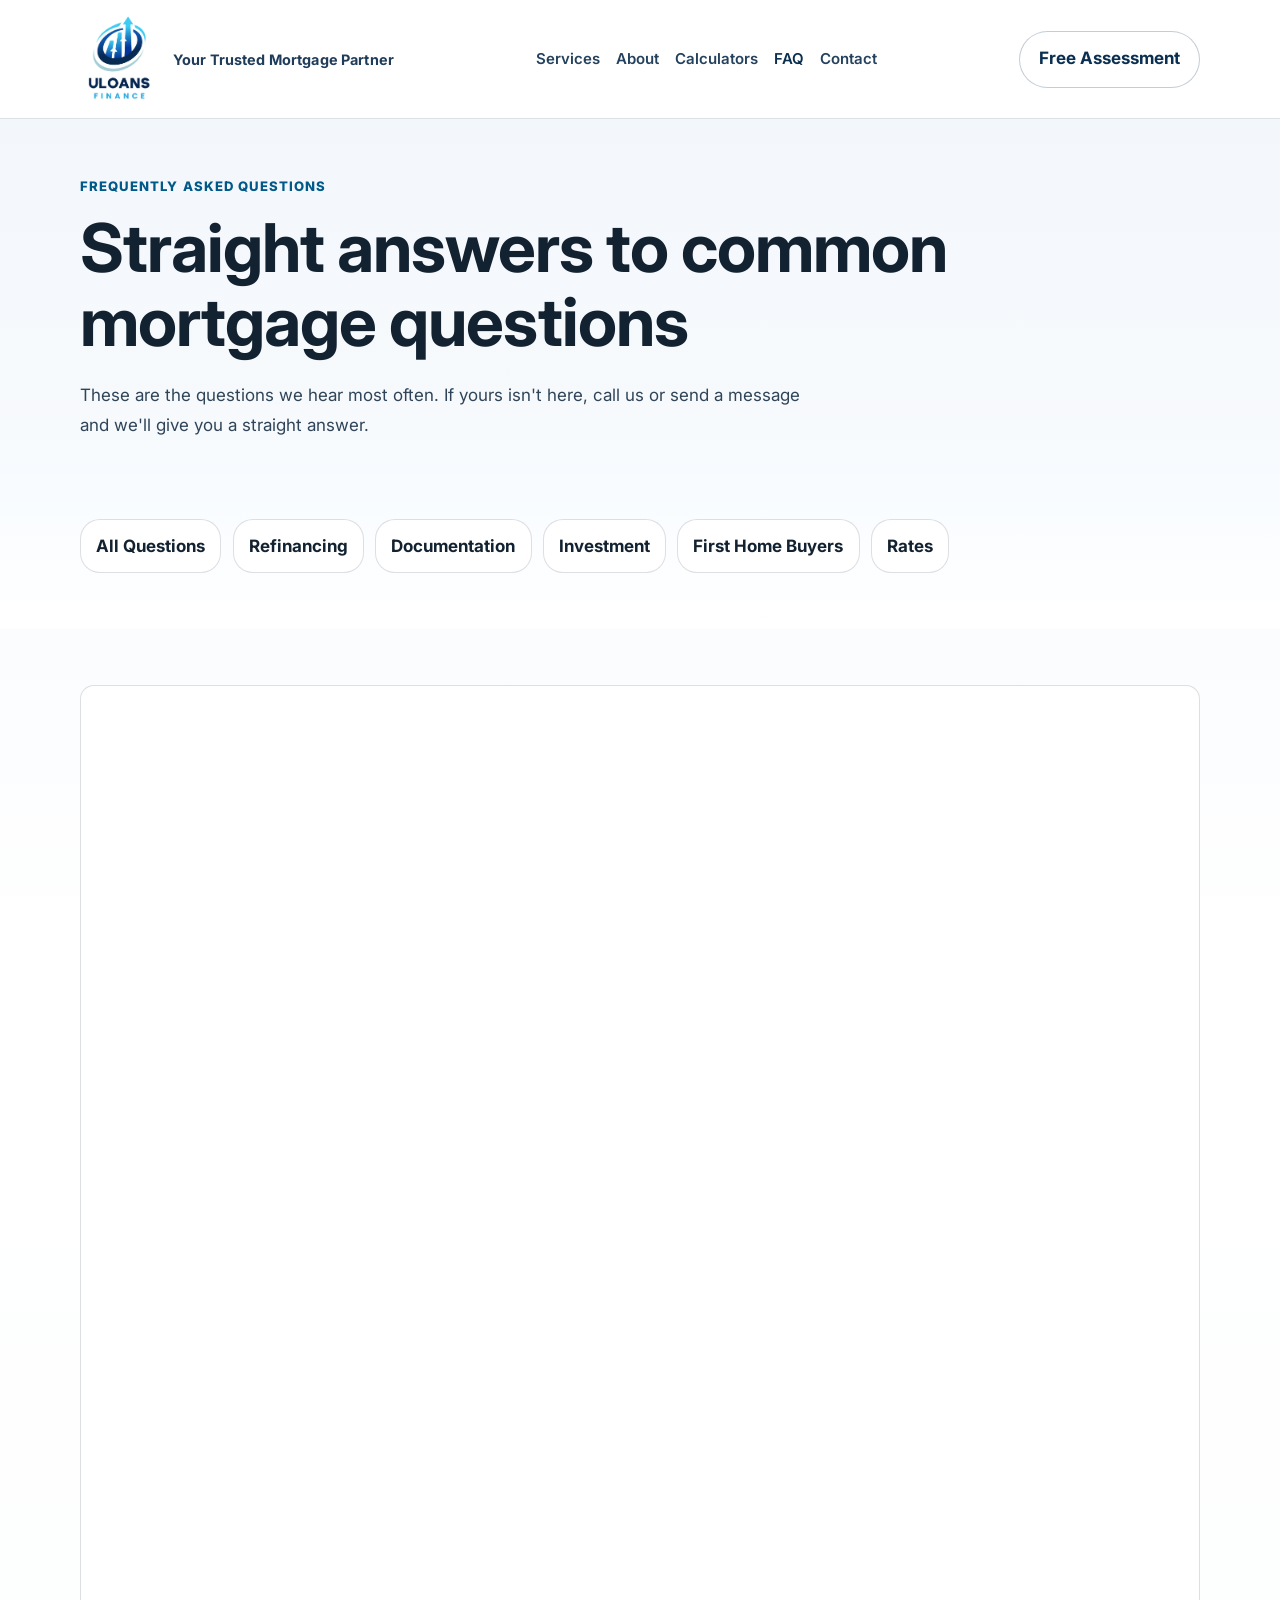
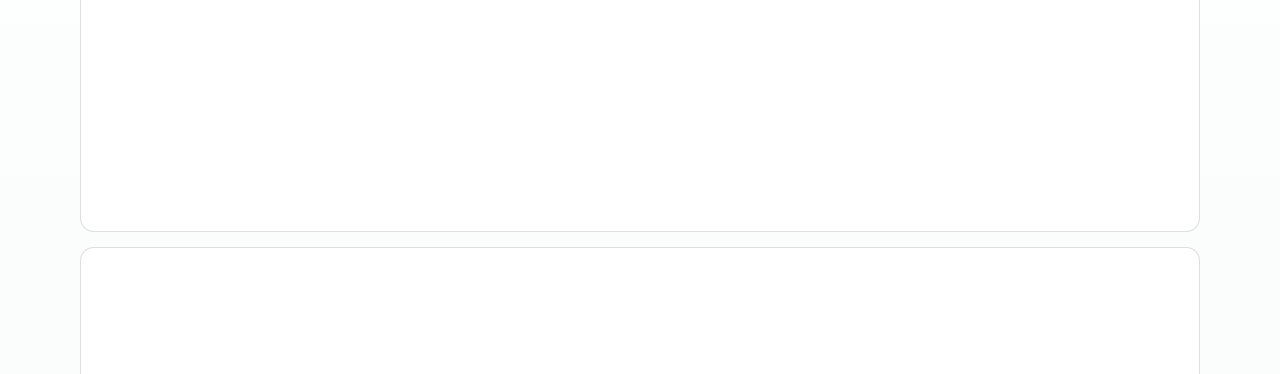
<file: prototype/faq.html>
<!doctype html>
<html lang="en-AU">
<head>
  <meta charset="UTF-8">
  <meta name="viewport" content="width=device-width, initial-scale=1.0">
  <meta name="format-detection" content="telephone=yes">
  <title>Uloans Finance FAQ | Lending Questions Answered</title>
  <meta name="description" content="Frequently asked questions about home loans, refinance, first-home buyer lending, car loans, SMSF, and commercial finance.">
  <meta name="keywords" content="FAQ, home loans, refinance, first home buyer, car loans">
  <meta name="robots" content="index, follow">
  <meta name="language" content="English">
  <meta name="revisit-after" content="7 days">
  <meta name="author" content="Uloans Finance">
  <meta name="theme-color" content="#003087">
  <meta property="og:title" content="FAQ | Uloans Finance">
  <meta property="og:description" content="Frequently asked questions about home loans, refinance, first-home buyer lending, car loans, SMSF, and commercial finance.">
  <meta property="og:url" content="faq.html">
  <meta property="og:type" content="website">
  <meta property="og:image" content="assets/logo1.webp">
  <meta property="og:image:alt" content="Uloans Finance Logo">
  <link rel="icon" href="assets/favicon.svg" type="image/svg+xml">
  <link rel="manifest" href="site.webmanifest">
  <link rel="canonical" href="https://uloansfinance.com.au/faq">
  <link rel="preconnect" href="https://fonts.googleapis.com">
  <link rel="preconnect" href="https://fonts.gstatic.com" crossorigin>
  <link rel="stylesheet" href="styles.css">
  <script type="application/ld+json">
  {
    "@context": "https://schema.org",
    "@type": "FAQPage",
    "mainEntity": [
      {
        "@type": "Question",
        "name": "Can Uloans Finance help me with bridging finance?",
        "acceptedAnswer": {
          "@type": "Answer",
          "text": "Yes. Uloans can guide borrowers through more complex structures such as bridging finance where timing, property sale assumptions, and servicing strategy matter."
        }
      },
      {
        "@type": "Question",
        "name": "When should I refinance my mortgage?",
        "acceptedAnswer": {
          "@type": "Answer",
          "text": "Refinancing can make sense when rates are uncompetitive, your loan features no longer suit your needs, or you want to consolidate debt or access equity."
        }
      },
      {
        "@type": "Question",
        "name": "Can you assist self-employed clients?",
        "acceptedAnswer": {
          "@type": "Answer",
          "text": "Yes. This is one of the key specialist areas highlighted on the live site, including company, SMSF, and self-employed lending scenarios."
        }
      }
    ]
  }
  </script>
</head>
<body>
  <a class="skip-link" href="#main-content">Skip to main content</a>
  <header class="site-header">
    <div class="container nav-wrap">
      <a class="brand" href="index.html">
        <picture>
          <source srcset="assets/logo1.webp" type="image/webp">
          <img class="brand-logo" src="assets/logo1.png" alt="Uloans Finance logo" width="80" height="90" fetchpriority="high">
        </picture>
        <span class="brand-text">Your Trusted Mortgage Partner</span>
      </a>
      <nav aria-label="Primary">
        <ul>
          <li><a href="/#services">Services</a></li>
          <li><a href="/about">About</a></li>
          <li><a href="/calculators">Calculators</a></li>
          <li><a href="/faq" aria-current="page">FAQ</a></li>
          <li><a href="/contact">Contact</a></li>
        </ul>
      </nav>
      <a class="btn btn-ghost" href="https://app.middle.finance/ref/9f5745d5-ed53-4b26-9bb2-8b21437cd93b">Free Assessment</a>
    </div>
  </header>

  <main id="main-content">
    <section class="page-hero">
      <div class="container">
        <span class="page-kicker">Frequently Asked Questions</span>
        <h1>Straight answers to common mortgage questions</h1>
        <p class="page-intro">These are the questions we hear most often. If yours isn't here, call us or send a message and we'll give you a straight answer.</p>
      </div>
    </section>

    <section class="section alt">
      <div class="container faq-categories">
        <a href="#faq-list">All Questions</a>
        <a href="#faq-list">Refinancing</a>
        <a href="#faq-list">Documentation</a>
        <a href="#faq-list">Investment</a>
        <a href="#faq-list">First Home Buyers</a>
        <a href="#faq-list">Rates</a>
      </div>
    </section>

    <section class="section">
      <div class="container faq-list" id="faq-list">
        <details open>
          <summary>Can Uloans Finance help me with bridging finance?</summary>
          <p class="faq-copy">Yes. Bridging loans involve timing risk — you're essentially carrying two properties for a period. We help you understand peak debt, what happens if your existing property takes longer to sell, and which lenders offer the most flexible bridging terms.</p>
        </details>
        <details>
          <summary>When should I refinance my mortgage?</summary>
          <p class="faq-copy">Usually when your rate hasn't been reviewed in two or more years, or when your property has grown in value and you want to access equity. A quick comparison often reveals savings of $200–$400 a month. The costs of switching are real but usually recovered within 12–18 months.</p>
        </details>
        <details>
          <summary>How much does refinancing cost?</summary>
          <p class="faq-copy">Discharge fees, valuation costs, and sometimes break costs if you're on a fixed rate. These vary by lender. We run the numbers before recommending a switch — if the savings don't justify it, we'll tell you.</p>
        </details>
        <details>
          <summary>What documents will I need to apply for a home loan?</summary>
          <p class="faq-copy">For most applications: two forms of ID, your last two payslips, three months of bank statements, and details of any existing debts or assets. Self-employed applicants typically need two years of tax returns and notices of assessment, and sometimes business financials. We'll give you a specific list for your situation before you start gathering anything.</p>
        </details>
        <details>
          <summary>Do you support first home buyers?</summary>
          <p class="faq-copy">Yes. We help first-home buyers understand the First Home Owner Grant, stamp duty concessions, and the Home Guarantee Scheme (where 5% deposit is enough). We also explain how much genuine savings you need and what lenders actually look at.</p>
        </details>
        <details>
          <summary>Can you assist self-employed clients?</summary>
          <p class="faq-copy">Yes, and this is one of our more common client types. ABN holders, sole traders, company directors, and SMSF trustees all face a different assessment process than PAYG employees. We know which lenders use full income verification and which use alternative documentation, and we match you to the right one.</p>
        </details>
        <details>
          <summary>What exactly is an offset account?</summary>
          <p class="faq-copy">An offset account sits alongside your loan. The balance in it reduces the principal amount interest is calculated on. So if you owe $500,000 and have $50,000 in offset, you only pay interest on $450,000. It doesn't reduce your loan balance, but it reduces your interest bill and shortens your loan term if you keep adding to it.</p>
        </details>
        <details>
          <summary>Why are pre-approvals important?</summary>
          <p class="faq-copy">Pre-approvals give you a confirmed borrowing limit before you make an offer. They prevent you from bidding on properties you can't actually finance, and they give vendors confidence you're a serious buyer. They typically last 90 days. We recommend having one before you start inspecting seriously.</p>
        </details>
      </div>
    </section>

    <section class="section">
      <div class="container band cta-panel">
        <div>
          <h2>Still have a question?</h2>
          <p>Call us on <a href="tel:+61451542722">+61 451 542 722</a> or send a message. We don't charge for a conversation.</p>
        </div>
        <div>
          <a class="btn" href="contact.html">Get in Touch</a>
        </div>
      </div>
    </section>
  </main>

  <footer class="site-footer">
    <div class="container footer-wrap">
      <div>
        <picture>
          <source srcset="assets/logo1.webp" type="image/webp">
          <img class="brand-logo" src="assets/logo1.png" alt="Uloans Finance logo" width="64" height="72" loading="lazy" decoding="async">
        </picture>
        <p>© 2026 ABN 63 686 014 175 | Credit Representative No. 568139 | Authorised under ACL No. 554010.</p>
      </div>
      <div class="footer-links">
        <a href="index.html">Home</a>
        <a href="about.html">About</a>
        <a href="calculators.html">Calculators</a>
        <a href="latest-updates.html">Latest Updates</a>
      </div>
      <div class="footer-contact">
        <a href="mailto:info@uloansfinance.com.au">info@uloansfinance.com.au</a>
        <a href="tel:+61451542722">+61 451 542 722</a>
        <span>Pakenham, Victoria, Australia</span>
<div class="footer-social" aria-label="Social links">
  <a href="https://www.facebook.com/share/1BhKm394Ta/?mibextid=wwXIfr" target="_blank" rel="noopener" aria-label="Facebook profile">
    <svg viewBox="0 0 24 24" aria-hidden="true" focusable="false">
      <path d="M13.5 8.5V7.1c0-.7.5-.9 1-.9h1.9V3h-2.6c-3 0-4.3 1.8-4.3 4.6v.9H7v3.3h2.5V21h4V11.8h2.7l.4-3.3h-3.1z" />
    </svg>
    <span class="social-label">Facebook</span>
  </a>
  <a href="https://www.instagram.com/uloans_finance" target="_blank" rel="noopener" aria-label="Instagram profile">
    <svg viewBox="0 0 24 24" aria-hidden="true" focusable="false">
      <path d="M7.8 2h8.4A5.8 5.8 0 0 1 22 7.8v8.4a5.8 5.8 0 0 1-5.8 5.8H7.8A5.8 5.8 0 0 1 2 16.2V7.8A5.8 5.8 0 0 1 7.8 2zm0 1.9A3.9 3.9 0 0 0 3.9 7.8v8.4a3.9 3.9 0 0 0 3.9 3.9h8.4a3.9 3.9 0 0 0 3.9-3.9V7.8a3.9 3.9 0 0 0-3.9-3.9H7.8zm8.8 1.5a1.2 1.2 0 1 1 0 2.4 1.2 1.2 0 0 1 0-2.4zM12 7a5 5 0 1 1 0 10 5 5 0 0 1 0-10zm0 1.9a3.1 3.1 0 1 0 0 6.2 3.1 3.1 0 0 0 0-6.2z" />
    </svg>
    <span class="social-label">Instagram</span>
  </a>
</div>
      </div>
    </div>
  </footer>

  <div class="mobile-cta" role="region" aria-label="Quick actions">
    <a href="https://app.middle.finance/ref/9f5745d5-ed53-4b26-9bb2-8b21437cd93b">Free Assessment</a>
    <a href="https://bookings.cloud.microsoft/book/AppointmentwithDhirajUloansFinance@uloansfinance.com.au/?ismsaljsauthenabled">Book appointment</a>
  </div>

  <script src="script.js" defer></script>
</body>
</html>
</file>
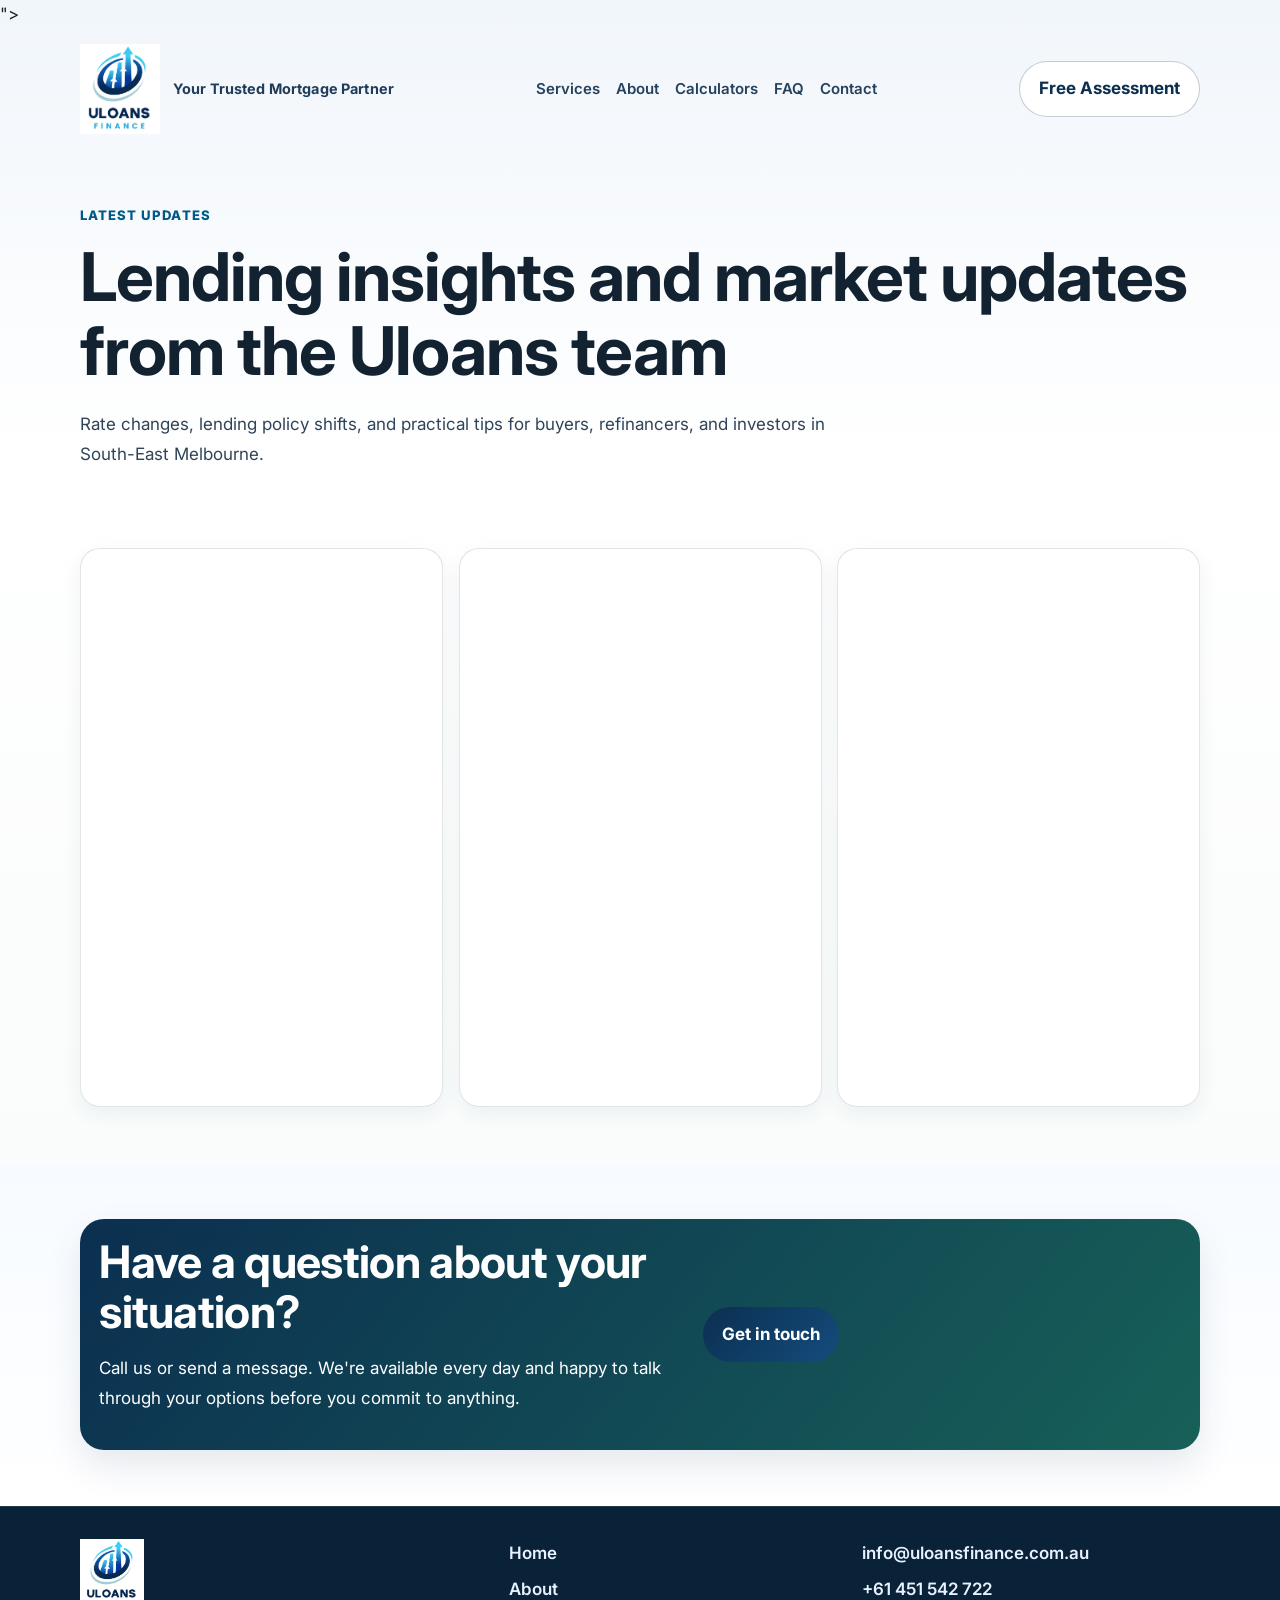
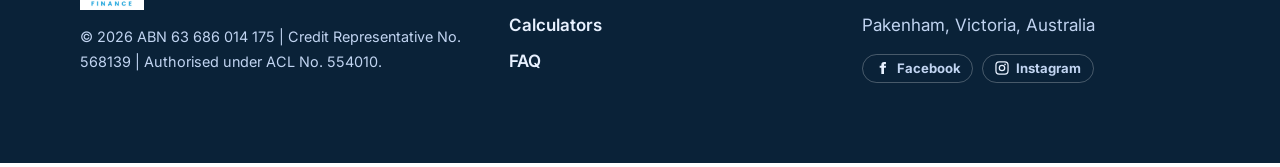
<file: prototype/latest-updates.html>
<!doctype html>
<html lang="en-AU">
<head>
  <meta charset="UTF-8">
  <meta name="viewport" content="width=device-width, initial-scale=1.0">
  <meta name="format-detection" content="telephone=yes">
  <title>Latest Updates | Uloans Finance Insights</title>
  <meta name="description" content="Stay updated on the latest news, tips, and insights from Uloans Finance about mortgages, refinancing, and lending trends in Australia.">
  <meta name="keywords" content="latest updates, news, mortgage tips, lending trends">
  <meta name="robots" content="index, follow">
  <meta name="language" content="English">
  <meta name="revisit-after" content="7 days">
  <meta name="author" content="Uloans Finance">
  <meta name="theme-color" content="#003087">
  <meta property="og:title" content="Latest Updates | Uloans Finance">
  <meta property="og:description" content="Stay updated on the latest news, tips, and insights from Uloans Finance about mortgages, refinancing, and lending trends in Australia.">
  <meta property="og:url" content="latest-updates.html">
  <meta property="og:type" content="website">
  <meta property="og:image" content="assets/logo1.webp">
  <meta property="og:image:alt" content="Uloans Finance Logo">
  <link rel="icon" href="assets/favicon.svg" type="image/svg+xml">
  <link rel="manifest" href="site.webmanifest">
  <link rel="canonical" href="https://uloansfinance.com.au/latest-updates">
  <link rel="preconnect" href="https://fonts.googleapis.com">
  <link rel="preconnect" href="https://fonts.gstatic.com" crossorigin>
  <link rel="stylesheet" href="styles.css">">
    <div class="container nav-wrap">
      <a class="brand" href="index.html">
        <picture>
          <source srcset="assets/logo1.webp" type="image/webp">
          <img class="brand-logo" src="assets/logo1.png" alt="Uloans Finance logo" width="80" height="90" fetchpriority="high">
        </picture>
        <span class="brand-text">Your Trusted Mortgage Partner</span>
      </a>
      <nav aria-label="Primary">
        <ul>
          <li><a href="/#services">Services</a></li>
          <li><a href="/about">About</a></li>
          <li><a href="/calculators">Calculators</a></li>
          <li><a href="/faq">FAQ</a></li>
          <li><a href="/contact">Contact</a></li>
        </ul>
      </nav>
      <a class="btn btn-ghost" href="https://app.middle.finance/ref/9f5745d5-ed53-4b26-9bb2-8b21437cd93b">Free Assessment</a>
    </div>
  </header>

  <main id="main-content">
    <section class="page-hero">
      <div class="container">
        <span class="page-kicker">Latest Updates</span>
        <h1>Lending insights and market updates from the Uloans team</h1>
        <p class="page-intro">Rate changes, lending policy shifts, and practical tips for buyers, refinancers, and investors in South-East Melbourne.</p>
      </div>
    </section>

    <section class="section">
      <div class="container post-grid">
        <article class="post-card">
          <p class="post-meta">Refinancing</p>
          <h2>Is your rate still competitive? Here's how to check</h2>
          <p>If your home loan is more than two years old, there's a good chance you're not on your lender's best rate. Here's what to compare and what to ask for.</p>
          <a class="btn btn-ghost" href="/faq">Common refinance questions</a>
        </article>
        <article class="post-card">
          <p class="post-meta">First Home Buyers</p>
          <h2>What your bank statement actually tells a lender</h2>
          <p>Most first-home buyers focus on their deposit and ignore their spending history. Here's what lenders actually look at when they assess your application.</p>
          <a class="btn btn-ghost" href="/contact">Talk to a broker</a>
        </article>
        <article class="post-card">
          <p class="post-meta">Investment Loans</p>
          <h2>How to use equity without overcapitalising</h2>
          <p>Accessing equity can fund a deposit on your next property. But the structure matters. Here's how to do it without putting your existing loan at risk.</p>
          <a class="btn btn-ghost" href="/calculators">Run the numbers</a>
        </article>
      </div>
    </section>

    <section class="section alt">
      <div class="container band cta-panel">
        <div>
          <h2>Have a question about your situation?</h2>
          <p>Call us or send a message. We're available every day and happy to talk through your options before you commit to anything.</p>
        </div>
        <div>
          <a class="btn" href="/contact">Get in touch</a>
        </div>
      </div>
    </section>
  </main>

  <footer class="site-footer">
    <div class="container footer-wrap">
      <div>
        <picture>
          <source srcset="assets/logo1.webp" type="image/webp">
          <img class="brand-logo" src="assets/logo1.png" alt="Uloans Finance logo" width="64" height="72" loading="lazy" decoding="async">
        </picture>
        <p>© 2026 ABN 63 686 014 175 | Credit Representative No. 568139 | Authorised under ACL No. 554010.</p>
      </div>
      <div class="footer-links">
        <a href="index.html">Home</a>
        <a href="about.html">About</a>
        <a href="calculators.html">Calculators</a>
        <a href="faq.html">FAQ</a>
      </div>
      <div class="footer-contact">
        <a href="mailto:info@uloansfinance.com.au">info@uloansfinance.com.au</a>
        <a href="tel:+61451542722">+61 451 542 722</a>
        <span>Pakenham, Victoria, Australia</span>
<div class="footer-social" aria-label="Social links">
  <a href="https://www.facebook.com/share/1BhKm394Ta/?mibextid=wwXIfr" target="_blank" rel="noopener" aria-label="Facebook profile">
    <svg viewBox="0 0 24 24" aria-hidden="true" focusable="false">
      <path d="M13.5 8.5V7.1c0-.7.5-.9 1-.9h1.9V3h-2.6c-3 0-4.3 1.8-4.3 4.6v.9H7v3.3h2.5V21h4V11.8h2.7l.4-3.3h-3.1z" />
    </svg>
    <span class="social-label">Facebook</span>
  </a>
  <a href="https://www.instagram.com/uloans_finance" target="_blank" rel="noopener" aria-label="Instagram profile">
    <svg viewBox="0 0 24 24" aria-hidden="true" focusable="false">
      <path d="M7.8 2h8.4A5.8 5.8 0 0 1 22 7.8v8.4a5.8 5.8 0 0 1-5.8 5.8H7.8A5.8 5.8 0 0 1 2 16.2V7.8A5.8 5.8 0 0 1 7.8 2zm0 1.9A3.9 3.9 0 0 0 3.9 7.8v8.4a3.9 3.9 0 0 0 3.9 3.9h8.4a3.9 3.9 0 0 0 3.9-3.9V7.8a3.9 3.9 0 0 0-3.9-3.9H7.8zm8.8 1.5a1.2 1.2 0 1 1 0 2.4 1.2 1.2 0 0 1 0-2.4zM12 7a5 5 0 1 1 0 10 5 5 0 0 1 0-10zm0 1.9a3.1 3.1 0 1 0 0 6.2 3.1 3.1 0 0 0 0-6.2z" />
    </svg>
    <span class="social-label">Instagram</span>
  </a>
</div>
      </div>
    </div>
  </footer>

  <div class="mobile-cta" role="region" aria-label="Quick actions">
    <a href="https://app.middle.finance/ref/9f5745d5-ed53-4b26-9bb2-8b21437cd93b">Free Assessment</a>
    <a href="https://bookings.cloud.microsoft/book/AppointmentwithDhirajUloansFinance@uloansfinance.com.au/?ismsaljsauthenabled">Book appointment</a>
  </div>

  <script src="script.js" defer></script>
</body>
</html>
</file>
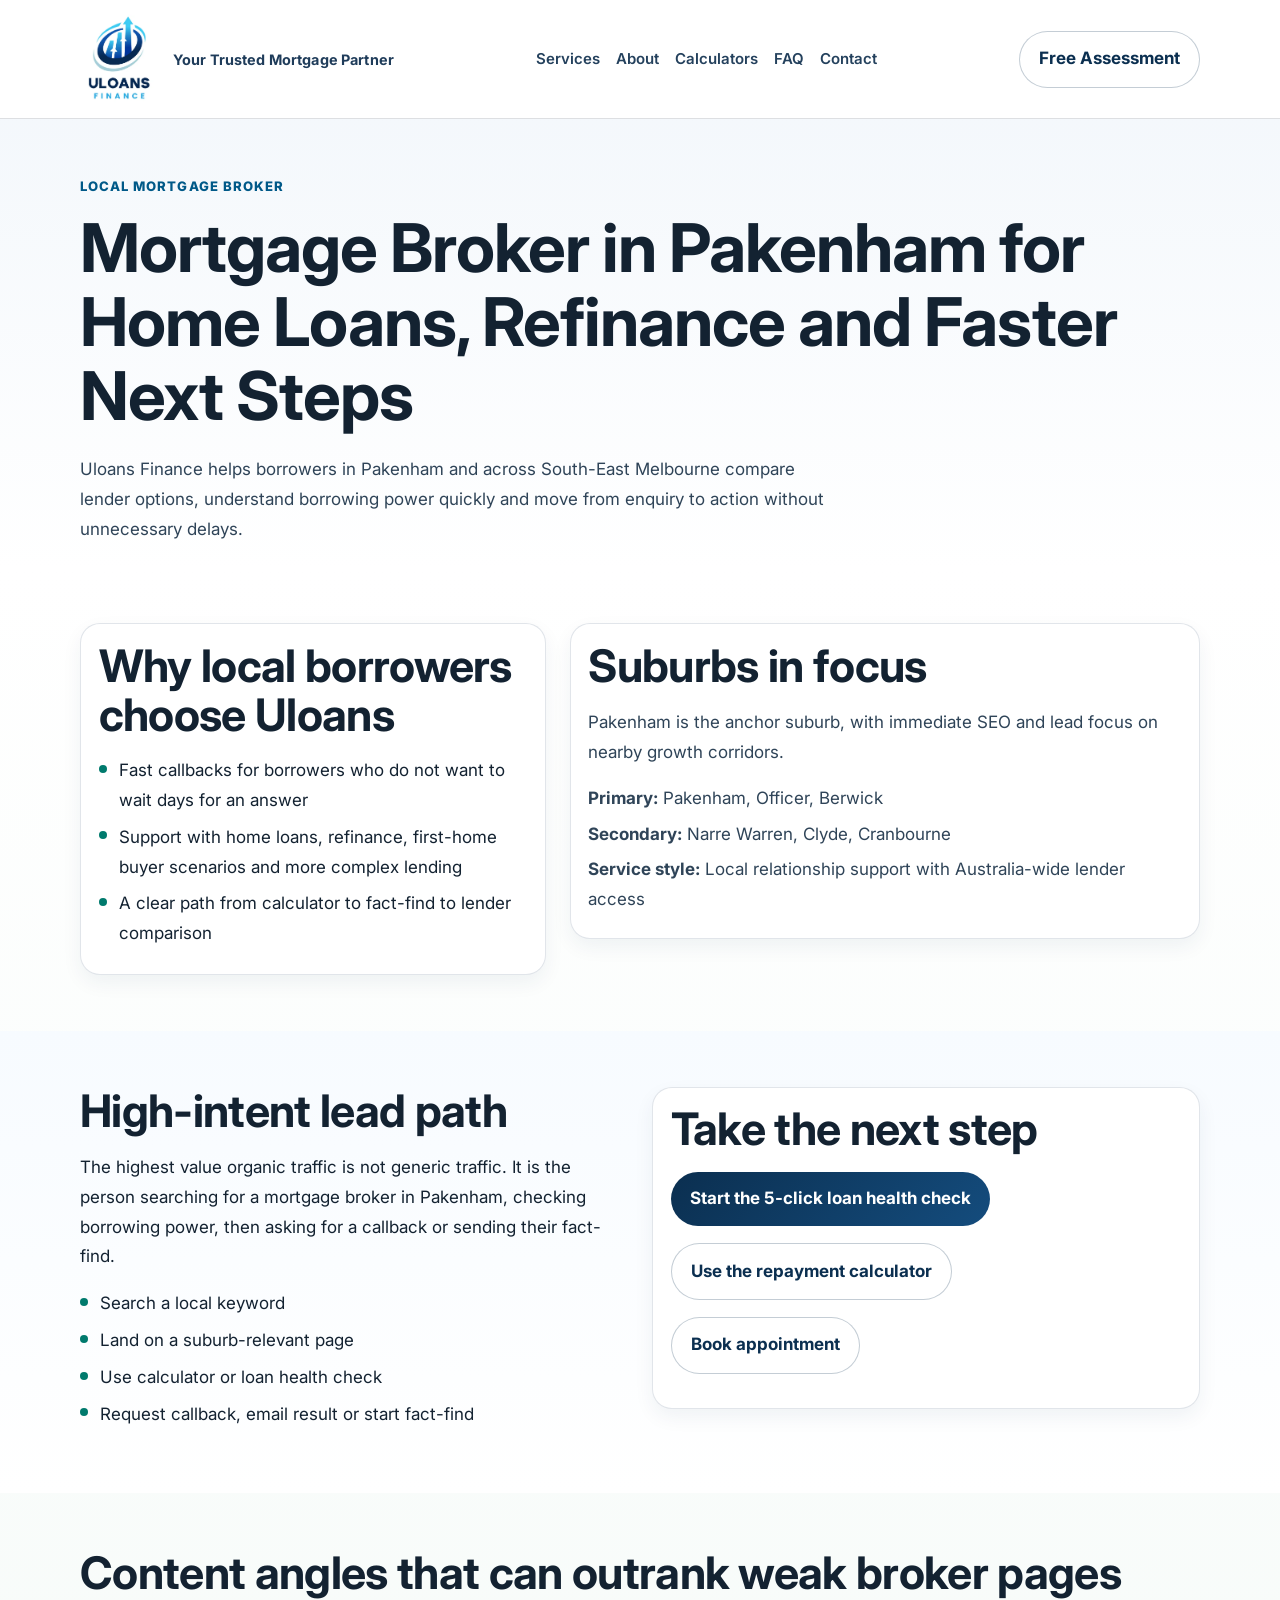
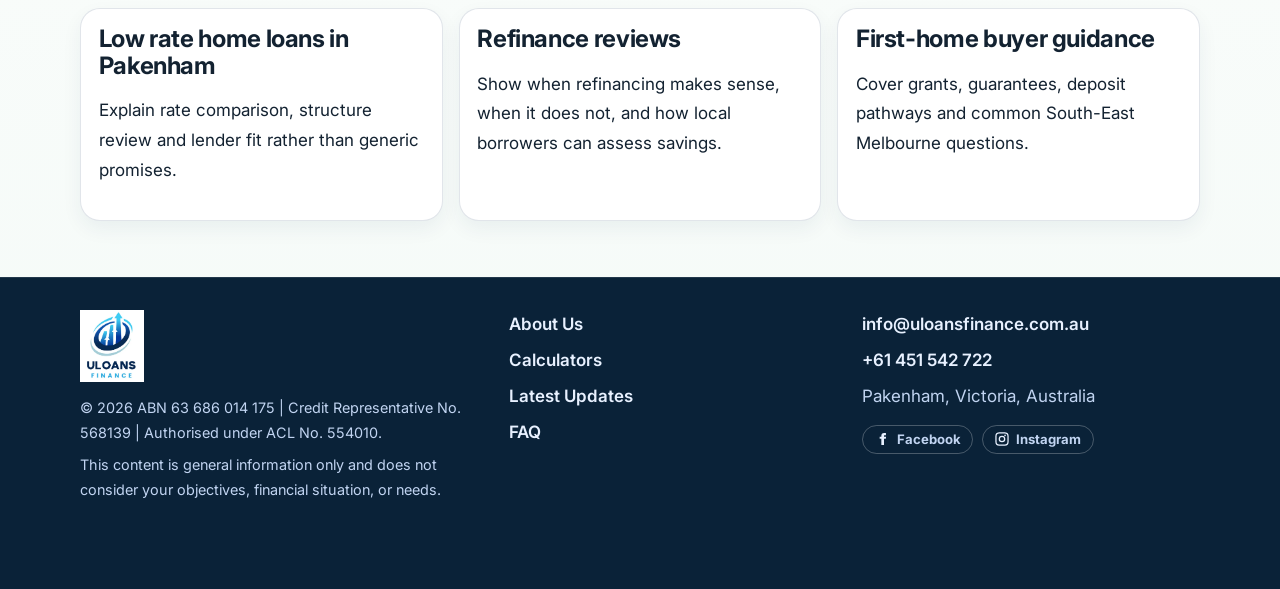
<file: prototype/mortgage-broker-pakenham.html>
<!doctype html>
<html lang="en-AU">
<head>
  <meta charset="UTF-8">
  <meta name="viewport" content="width=device-width, initial-scale=1.0">
  <meta name="format-detection" content="telephone=yes">
  <title>Mortgage Broker Pakenham | Home Loans and Refinance | Uloans Finance</title>
  <meta name="description" content="Looking for a mortgage broker in Pakenham? Uloans Finance helps South-East Melbourne borrowers compare low rate home loans, refinance options and fast next-step lending strategies.">
  <meta name="keywords" content="mortgage broker Pakenham, home loans Pakenham, refinance Pakenham, South East Melbourne broker">
  <meta name="robots" content="index, follow">
  <meta name="theme-color" content="#003087">
  <link rel="icon" href="assets/favicon.svg" type="image/svg+xml">
  <link rel="manifest" href="site.webmanifest">
  <link rel="canonical" href="https://uloansfinance.com.au/mortgage-broker-pakenham">
  <meta property="og:title" content="Mortgage Broker Pakenham | Home Loans and Refinance">
  <meta property="og:description" content="Low rate home loans, refinance support and faster callback pathways for Pakenham and South-East Melbourne borrowers.">
  <meta property="og:url" content="mortgage-broker-pakenham.html">
  <meta property="og:type" content="website">
  <meta property="og:image" content="assets/logo1.webp">
  <meta property="og:image:alt" content="Uloans Finance Logo">
  <link rel="preconnect" href="https://fonts.googleapis.com">
  <link rel="preconnect" href="https://fonts.gstatic.com" crossorigin>
  <link rel="stylesheet" href="styles.css">
  <script type="application/ld+json">
  {
    "@context": "https://schema.org",
    "@type": "LocalBusiness",
    "name": "Uloans Finance - Mortgage Broker Pakenham",
    "description": "Mortgage broker serving Pakenham and South-East Melbourne with home loans, refinance, and lending solutions",
    "url": "https://uloansfinance.com.au/mortgage-broker-pakenham",
    "address": {
      "@type": "PostalAddress",
      "addressLocality": "Pakenham",
      "addressRegion": "VIC",
      "addressCountry": "AU"
    },
    "telephone": "+61-451-542-722",
    "email": "info@uloansfinance.com.au",
    "areaServed": [
      "Pakenham",
      "Officer",
      "Berwick",
      "Narre Warren",
      "Clyde",
      "Cranbourne"
    ],
    "serviceType": [
      "Home Loans",
      "Refinance",
      "First Home Buyer Loans",
      "Commercial Loans",
      "Car Loans",
      "SMSF Loans"
    ]
  }
  </script>
</head>
<body>
  <a class="skip-link" href="#main-content">Skip to main content</a>

  <header class="site-header">
    <div class="container nav-wrap">
      <a class="brand" href="index.html">
        <picture>
          <source srcset="assets/logo1.webp" type="image/webp">
          <img class="brand-logo" src="assets/logo1.png" alt="Uloans Finance logo" width="80" height="90" fetchpriority="high">
        </picture>
        <span class="brand-text">Your Trusted Mortgage Partner</span>
      </a>
      <nav aria-label="Primary">
        <ul>
          <li><a href="/#services">Services</a></li>
          <li><a href="/about">About</a></li>
          <li><a href="/calculators">Calculators</a></li>
          <li><a href="/faq">FAQ</a></li>
          <li><a href="/contact">Contact</a></li>
        </ul>
      </nav>
      <a class="btn btn-ghost" href="https://app.middle.finance/ref/9f5745d5-ed53-4b26-9bb2-8b21437cd93b">Free Assessment</a>
    </div>
  </header>

  <main id="main-content">
    <section class="page-hero">
      <div class="container">
        <span class="page-kicker">Local Mortgage Broker</span>
        <h1>Mortgage Broker in Pakenham for Home Loans, Refinance and Faster Next Steps</h1>
        <p class="page-intro">Uloans Finance helps borrowers in Pakenham and across South-East Melbourne compare lender options, understand borrowing power quickly and move from enquiry to action without unnecessary delays.</p>
      </div>
    </section>

    <section class="section">
      <div class="container split-tight">
        <div class="info-card">
          <h2>Why local borrowers choose Uloans</h2>
          <ul class="checklist">
            <li>Fast callbacks for borrowers who do not want to wait days for an answer</li>
            <li>Support with home loans, refinance, first-home buyer scenarios and more complex lending</li>
            <li>A clear path from calculator to fact-find to lender comparison</li>
          </ul>
        </div>
        <div class="info-card">
          <h2>Suburbs in focus</h2>
          <p class="lead">Pakenham is the anchor suburb, with immediate SEO and lead focus on nearby growth corridors.</p>
          <div class="contact-list">
            <p><strong>Primary:</strong> Pakenham, Officer, Berwick</p>
            <p><strong>Secondary:</strong> Narre Warren, Clyde, Cranbourne</p>
            <p><strong>Service style:</strong> Local relationship support with Australia-wide lender access</p>
          </div>
        </div>
      </div>
    </section>

    <section class="section alt">
      <div class="container split">
        <div>
          <h2>High-intent lead path</h2>
          <p>The highest value organic traffic is not generic traffic. It is the person searching for a mortgage broker in Pakenham, checking borrowing power, then asking for a callback or sending their fact-find.</p>
          <ul class="checklist">
            <li>Search a local keyword</li>
            <li>Land on a suburb-relevant page</li>
            <li>Use calculator or loan health check</li>
            <li>Request callback, email result or start fact-find</li>
          </ul>
        </div>
        <div class="info-card">
          <h2>Take the next step</h2>
          <p><a class="btn" href="index.html#snapshot">Start the 5-click loan health check</a></p>
          <p><a class="btn btn-ghost" href="calculators.html">Use the repayment calculator</a></p>
          <p><a class="btn btn-ghost" href="https://bookings.cloud.microsoft/book/AppointmentwithDhirajUloansFinance@uloansfinance.com.au/?ismsaljsauthenabled">Book appointment</a></p>
        </div>
      </div>
    </section>

    <section class="section">
      <div class="container">
        <h2>Content angles that can outrank weak broker pages</h2>
        <div class="feature-grid">
          <article><h3>Low rate home loans in Pakenham</h3><p>Explain rate comparison, structure review and lender fit rather than generic promises.</p></article>
          <article><h3>Refinance reviews</h3><p>Show when refinancing makes sense, when it does not, and how local borrowers can assess savings.</p></article>
          <article><h3>First-home buyer guidance</h3><p>Cover grants, guarantees, deposit pathways and common South-East Melbourne questions.</p></article>
        </div>
      </div>
    </section>
  </main>

  <footer class="site-footer">
    <div class="container footer-wrap">
      <div>
        <picture>
          <source srcset="assets/logo1.webp" type="image/webp">
          <img class="brand-logo" src="assets/logo1.png" alt="Uloans Finance logo" width="64" height="72" loading="lazy" decoding="async">
        </picture>
        <p>© 2026 ABN 63 686 014 175 | Credit Representative No. 568139 | Authorised under ACL No. 554010.</p>
        <p>This content is general information only and does not consider your objectives, financial situation, or needs.</p>
      </div>
      <div class="footer-links">
        <a href="about.html">About Us</a>
        <a href="calculators.html">Calculators</a>
        <a href="latest-updates.html">Latest Updates</a>
        <a href="faq.html">FAQ</a>
      </div>
      <div class="footer-contact">
        <a href="mailto:info@uloansfinance.com.au">info@uloansfinance.com.au</a>
        <a href="tel:+61451542722">+61 451 542 722</a>
        <span>Pakenham, Victoria, Australia</span>
<div class="footer-social" aria-label="Social links">
  <a href="https://www.facebook.com/share/1BhKm394Ta/?mibextid=wwXIfr" target="_blank" rel="noopener" aria-label="Facebook profile">
    <svg viewBox="0 0 24 24" aria-hidden="true" focusable="false">
      <path d="M13.5 8.5V7.1c0-.7.5-.9 1-.9h1.9V3h-2.6c-3 0-4.3 1.8-4.3 4.6v.9H7v3.3h2.5V21h4V11.8h2.7l.4-3.3h-3.1z" />
    </svg>
    <span class="social-label">Facebook</span>
  </a>
  <a href="https://www.instagram.com/uloans_finance" target="_blank" rel="noopener" aria-label="Instagram profile">
    <svg viewBox="0 0 24 24" aria-hidden="true" focusable="false">
      <path d="M7.8 2h8.4A5.8 5.8 0 0 1 22 7.8v8.4a5.8 5.8 0 0 1-5.8 5.8H7.8A5.8 5.8 0 0 1 2 16.2V7.8A5.8 5.8 0 0 1 7.8 2zm0 1.9A3.9 3.9 0 0 0 3.9 7.8v8.4a3.9 3.9 0 0 0 3.9 3.9h8.4a3.9 3.9 0 0 0 3.9-3.9V7.8a3.9 3.9 0 0 0-3.9-3.9H7.8zm8.8 1.5a1.2 1.2 0 1 1 0 2.4 1.2 1.2 0 0 1 0-2.4zM12 7a5 5 0 1 1 0 10 5 5 0 0 1 0-10zm0 1.9a3.1 3.1 0 1 0 0 6.2 3.1 3.1 0 0 0 0-6.2z" />
    </svg>
    <span class="social-label">Instagram</span>
  </a>
</div>
      </div>
    </div>
  </footer>

  <div class="mobile-cta" role="region" aria-label="Quick actions">
    <a href="https://app.middle.finance/ref/9f5745d5-ed53-4b26-9bb2-8b21437cd93b">Free Assessment</a>
    <a href="https://bookings.cloud.microsoft/book/AppointmentwithDhirajUloansFinance@uloansfinance.com.au/?ismsaljsauthenabled">Book appointment</a>
  </div>

  <script src="script.js" defer></script>
</body>
</html>
</file>
<file: prototype/styles.css>
@import url('https://fonts.googleapis.com/css2?family=Inter:ital,wght@0,400;0,500;0,600;0,700;0,800;1,400&display=swap');
:root{--navy:#003087;--sky:#00a3e0;--mist:#eff6ff;--ink:#132238;--slate:#31445e;--line:rgba(19, 34, 56, 0.12);--white:#ffffff;--panel:#f8fbff;--radius:20px;--radius-sm:14px;--shadow:0 20px 60px rgba(0, 48, 135, 0.12)}*{box-sizing:border-box}body,html{margin:0;padding:0}body{font-family:'Inter','Segoe UI',Arial,sans-serif;color:var(--ink);background:linear-gradient(180deg,#f4f9ff 0,#fff 32%,#f9fcff 100%);font-size:1.0625rem;line-height:1.75;text-rendering:optimizeLegibility}h1,h2,h3{margin:0 0 .6rem;line-height:1.1;letter-spacing:-0.015em;font-family:'Inter','Segoe UI',Arial,sans-serif;font-weight:700}h1{font-size:clamp(2.5rem,5.5vw,4.2rem)}h2{font-size:clamp(1.9rem,3.5vw,2.8rem)}h3{font-size:clamp(1.2rem,2vw,1.5rem)}a{color:inherit;text-decoration:none}.container{width:min(1120px,calc(100% - 2rem));margin:0 auto}img{max-width:100%;display:block}.skip-link{position:absolute;left:-9999px}.skip-link:focus{left:1rem;top:1rem;background:var(--white);border:2px solid var(--navy);padding:.5rem .75rem;z-index:1000}.site-header{position:sticky;top:0;z-index:100;backdrop-filter:blur(8px);background:rgba(255,255,255,.94);border-bottom:1px solid var(--line)}.nav-wrap,nav ul{display:flex;gap:1rem}.brand,.nav-wrap{align-items:center}.nav-wrap{justify-content:space-between;padding:.85rem 0}.brand{display:flex;gap:.8rem}.brand-logo{width:80px;height:auto}.brand-text{font-weight:700;font-size:.95rem}nav ul{padding:0;margin:0;list-style:none}nav a{font-weight:600;font-size:.9375rem;color:#244267}.brand-text,nav a[aria-current=page]{color:var(--navy)}.btn{display:inline-flex;align-items:center;justify-content:center;border:0;border-radius:999px;padding:.78rem 1.2rem;font-weight:700;background:linear-gradient(135deg,var(--navy),#005bc2);color:var(--white);cursor:pointer;transition:transform 180ms ease,box-shadow 180ms ease}.btn:focus-visible,.btn:hover{transform:translateY(-2px);box-shadow:0 10px 22px rgba(11,45,92,.24)}.btn-ghost{background:0 0;color:var(--navy);border:2px solid rgba(0,48,135,.16)}.hero{position:relative;overflow:clip;padding:4.5rem 0 3rem}.hero::before{content:"";position:absolute;inset:-20%auto auto -5%;width:420px;height:420px;border-radius:50%;background:radial-gradient(circle,rgba(0,163,224,.16)0,rgba(0,163,224,0) 70%);pointer-events:none}.hero-grid{display:grid;grid-template-columns:1.25fr .75fr;gap:2rem}.eyebrow{display:inline-block;padding:.3rem .65rem;border-radius:999px;background:rgba(0,163,224,.12);color:#004f82;font-weight:800;font-size:.85rem;margin-bottom:1rem;letter-spacing:.02em}.contact-list,.faq-copy,.hero-copy,.lead,.legal-mini,.page-intro,.post-meta,.repayment-sub,.section-copy{color:var(--slate)}.hero-copy{max-width:62ch}.hero-cta,.hero-points{display:flex;flex-wrap:wrap}.hero-cta{gap:.75rem;margin-top:1.25rem}.hero-points{list-style:none;margin:1.2rem 0 0;padding:0;gap:.8rem}.hero-points li{background:rgba(0,163,224,.08);border:1px solid rgba(0,163,224,.22);border-radius:999px;padding:.4rem .7rem;font-weight:600;font-size:.88rem}.hero-card{background:var(--white);border-radius:var(--radius);box-shadow:var(--shadow);padding:1.3rem;border:1px solid rgba(0,48,135,.08)}.page-hero .container,.stats{display:grid;gap:.8rem}.stats article{background:var(--panel);border-radius:12px;padding:.8rem}.stats strong{display:block;color:var(--navy);font-size:1.6rem}.hero-lead-panel,.hero-media{margin-top:1rem;border-radius:var(--radius);border:1px solid rgba(0,48,135,.08)}.hero-media{overflow:hidden;box-shadow:var(--shadow)}.hero-lead-panel{display:grid;gap:.9rem;padding:1rem 1.1rem;background:linear-gradient(135deg,rgba(0,48,135,.05),rgba(0,163,224,.1))}.hero-lead-panel strong{display:block;margin-bottom:.2rem;color:var(--navy)}.hero-lead-panel a,.hero-lead-panel span{color:var(--ink)}.hero-media img{width:100%;height:100%;object-fit:cover}.section{padding:3.5rem 0}.alt{background:linear-gradient(180deg,#f7fbff 0,#fff 100%)}.section-copy{margin:0 0 1.25rem}.contact-cards,.feature-grid,.metric-grid,.post-grid,.service-grid,.steps,.testimonial-grid{display:grid;gap:1rem;grid-template-columns:repeat(3,minmax(0,1fr))}.card,.feature-grid article,.post-card,.steps article{padding:1.1rem}.card,.contact-cards article,.feature-grid article,.post-card,.steps article{background:var(--white);border-radius:var(--radius);border:1px solid var(--line)}.info-card,.metric-grid article,.testimonial-grid article{padding:1.1rem}.faq-categories a,.info-card,.metric-grid article,.testimonial-grid article{background:var(--white);border-radius:var(--radius);border:1px solid var(--line)}.split,.split-tight{display:grid;grid-template-columns:1fr 1fr;gap:1.5rem;align-items:start}.split-tight{grid-template-columns:.85fr 1.15fr}.calc,.lead-form,.snapshot-form{background:var(--white);border-radius:var(--radius);padding:1.2rem;box-shadow:var(--shadow);display:grid;gap:.65rem}.calc,.card,.contact-cards article,.faq-list details,.hero-card,.lead-form,.metric-grid article,.post-card,.snapshot-form,.testimonial-grid article{content-visibility:auto;contain-intrinsic-size:1px 400px}label{font-weight:700;font-size:.94rem}input,select,textarea{width:100%;border-radius:12px;border:1px solid rgba(19,34,56,.18);padding:.68rem .72rem;font:inherit}textarea{min-height:140px;resize:vertical}a:focus,button:focus,input:focus,select:focus,textarea:focus{outline:3px solid rgba(0,163,224,.24);outline-offset:2px}.repayment,.result{margin:.5rem 0 0;font-weight:700;color:var(--navy)}.calc-results{padding:.85rem .95rem;border-radius:var(--radius-sm);background:var(--mist)}.repayment-sub{margin:.3rem 0 0;font-size:.95rem}.checklist{list-style:none;padding:0;margin:1rem 0 0}.checklist li{position:relative;padding-left:1.25rem;margin-bottom:.45rem}.checklist li::before{content:"";position:absolute;left:0;top:.54rem;width:8px;height:8px;border-radius:50%;background:var(--sky)}.steps span{display:inline-grid;place-items:center;width:34px;height:34px;border-radius:50%;background:#dff4ff;color:#006d9a;font-weight:800;margin-bottom:.55rem}.page-hero{padding:3.5rem 0 1.4rem}.page-kicker{color:#005988;font-size:.82rem;font-weight:800;letter-spacing:.08em;text-transform:uppercase}.page-intro{max-width:68ch;margin:0}.band{background:linear-gradient(135deg,rgba(0,48,135,.96),rgba(0,163,224,.9));color:var(--white);border-radius:calc(var(--radius) + 4px);padding:1.2rem;box-shadow:var(--shadow)}.band h2,.band h3,.band p{color:inherit}.metric-grid article strong{display:block;font-size:1.8rem;color:var(--navy)}.about-highlight-card{min-height:100%}.faq-list{display:grid;gap:.9rem}.faq-list details{background:var(--white);border:1px solid var(--line);border-radius:var(--radius-sm);padding:1rem 1.05rem}.faq-list summary{cursor:pointer;font-weight:700;color:var(--navy)}.faq-copy{margin:.75rem 0 0}.faq-categories{display:flex;flex-wrap:wrap;gap:.7rem}.faq-categories a{padding:.7rem .95rem;font-weight:700}.post-card{display:grid;gap:.6rem}.post-meta{font-size:.85rem;font-weight:700}.contact-grid,.cta-panel{display:grid;grid-template-columns:1.1fr .9fr;gap:1.2rem}.contact-cards article{padding:1rem}.testimonial-grid blockquote{margin:0;font-size:1rem}.testimonial-grid footer{margin-top:.8rem;color:var(--slate);font-size:.92rem}.cta-panel{align-items:center}.site-footer{padding:2rem 0 5rem;background:#061a44;color:#d5e3fb;border-top:1px solid rgba(255,255,255,.08)}.footer-wrap{display:grid;grid-template-columns:1.1fr .9fr .9fr;gap:1rem;align-items:start}.site-footer .brand-logo{width:64px;margin-bottom:.85rem}.footer-wrap>div:first-child{max-width:34rem}.footer-contact,.footer-links{display:grid;gap:.4rem;align-content:start}.footer-contact a,.footer-links a{color:#e8f1ff;font-weight:600;transition:color 180ms ease,opacity 180ms ease}.footer-contact a:focus-visible,.footer-contact a:hover,.footer-links a:focus-visible,.footer-links a:hover{color:#7fd8ff}.footer-contact span{color:#c1d4f1}.footer-wrap p{margin:.42rem 0;font-size:.9rem;color:#c1d4f1}.mobile-cta{position:fixed;bottom:0;left:0;right:0;display:none;grid-template-columns:1fr 1fr;z-index:90}.mobile-cta a{text-align:center;padding:.85rem .5rem;font-weight:800;color:#fff}.mobile-cta a:first-child{background:var(--navy)}.mobile-cta a:last-child{background:#006d9a}.contact-list p{margin:.35rem 0}.reveal{opacity:0;transform:translateY(10px);transition:opacity 480ms ease,transform 480ms ease}.reveal.is-visible{opacity:1;transform:translateY(0)}@media (max-width:980px){nav{display:none}.contact-cards,.contact-grid,.cta-panel,.feature-grid,.footer-wrap,.hero-grid,.metric-grid,.post-grid,.service-grid,.split,.split-tight,.steps,.testimonial-grid{grid-template-columns:1fr}.brand-logo{width:128px}.mobile-cta{display:grid}}@media (max-width:640px){.hero{padding-top:3.2rem}.btn,.btn-ghost{width:100%}.hero-cta{flex-direction:column}}
.campaign-modal{position:fixed;inset:0;display:none;align-items:center;justify-content:center;background:rgba(6,26,68,.62);z-index:120;padding:1rem}
.campaign-modal.is-open{display:flex}
.campaign-modal__dialog{width:min(620px,100%);background:var(--white);border:1px solid var(--line);border-radius:var(--radius);box-shadow:var(--shadow);padding:1.35rem}
.campaign-modal__header{display:flex;align-items:flex-start;justify-content:space-between;gap:.8rem}
.campaign-modal__title{margin:0;color:var(--navy)}
.campaign-modal__close{width:36px;height:36px;border-radius:999px;border:1px solid rgba(0,48,135,.2);background:#fff;color:var(--navy);font-size:1.2rem;line-height:1;cursor:pointer}
.campaign-modal__lead{margin:.45rem 0;color:var(--slate)}
.campaign-modal__highlight{margin:.3rem 0 .7rem;font-size:1.35rem;color:var(--navy)}
.campaign-modal__list{margin:.6rem 0 1rem;padding-left:1rem;color:var(--ink)}
.campaign-modal__list li{margin:.3rem 0}
.campaign-modal__actions{display:flex;flex-wrap:wrap;gap:.65rem}
.campaign-modal__actions .btn{flex:1 1 220px}
.footer-social{display:flex;flex-wrap:wrap;gap:.55rem;margin-top:.4rem}
.footer-social a{display:inline-flex;align-items:center;gap:.4rem;border:1px solid rgba(255,255,255,.25);border-radius:999px;padding:.35rem .7rem;font-size:.82rem;font-weight:700;color:#e8f1ff;transition:color 180ms ease,border-color 180ms ease,background-color 180ms ease}
.footer-social a svg{width:16px;height:16px;display:block;fill:currentColor;flex:none}
.footer-social .social-label{line-height:1}
.footer-social a:hover,.footer-social a:focus-visible{color:#7fd8ff;border-color:#7fd8ff;background:rgba(127,216,255,.08)}

.founder-profile{align-items:center;gap:1.8rem}
.founder-photo-card{margin:0;display:flex;align-items:center;justify-content:center}
.founder-photo-card img{width:350px;height:350px;max-width:100%;aspect-ratio:1/1;object-fit:cover;object-position:center 22%;border-radius:50%;border:6px solid #fff;box-shadow:0 14px 36px rgba(0,48,135,.2);margin:0 auto}
.founder-copy{max-width:66ch}

@media (max-width:980px){
	.founder-profile{gap:1.2rem}
	.founder-photo-card{max-width:460px}
}

@media (max-width:640px){
	.founder-photo-card{max-width:100%}
	.founder-photo-card img{width:min(78vw,320px);height:min(78vw,320px)}
}

/* Brand refresh: cleaner financial-services aesthetic with calmer contrast and clearer hierarchy */
:root{
	--navy:#0b2f50;
	--sky:#007a6d;
	--mist:#eff7f4;
	--ink:#132231;
	--slate:#2f4458;
	--line:rgba(19,34,49,.14);
	--panel:#f5fbf8;
	--shadow:0 16px 36px rgba(11,47,80,.1);
}

body{
	font-family:'Inter','Segoe UI',Arial,sans-serif;
	background:linear-gradient(180deg,#f1f6fb 0,#ffffff 26%,#f4faf7 100%);
}

.site-header{
	background:rgba(255,255,255,.98);
	border-bottom:1px solid var(--line);
	backdrop-filter:none;
}

.nav-wrap{padding:.9rem 0}
.brand-text{font-size:.9rem;letter-spacing:.01em;color:#1f3c5a}
nav a{color:#24415d}
nav a:hover,nav a:focus-visible{color:var(--sky)}

.btn{
	background:linear-gradient(135deg,var(--navy),#144c7d);
}

.btn-ghost{
	color:var(--navy);
	border:1.5px solid rgba(11,47,80,.24);
	background:#fff;
}

.hero::before{
	width:540px;
	height:540px;
	background:radial-gradient(circle,rgba(0,122,109,.11) 0,rgba(0,122,109,0) 72%);
}

.eyebrow{
	background:rgba(0,122,109,.12);
	color:#00554b;
}

.hero-card,.calc,.lead-form,.snapshot-form,.card,.feature-grid article,.info-card,.metric-grid article,.testimonial-grid article,.post-card,.steps article,.contact-cards article{
	border:1px solid rgba(11,47,80,.12);
	box-shadow:0 8px 20px rgba(11,47,80,.06);
}

.band{
	background:linear-gradient(130deg,#0b2f50,#176058);
}

.site-footer{
	background:#0a2238;
	color:#d9e8f9;
	border-top:1px solid rgba(255,255,255,.1);
}

.footer-contact a:hover,.footer-contact a:focus-visible,.footer-links a:hover,.footer-links a:focus-visible{
	color:#8de4cd;
}

.footer-social a:hover,.footer-social a:focus-visible{
	color:#8de4cd;
	border-color:#8de4cd;
	background:rgba(141,228,205,.08);
}

.mobile-cta a:first-child{background:#0b2f50}
.mobile-cta a:last-child{background:#176058}

@media (max-width:980px){
	nav{display:block;overflow-x:auto;max-width:100%}
	nav ul{width:max-content;padding-bottom:.15rem}
	.nav-wrap{align-items:flex-start;gap:.75rem;flex-wrap:wrap}
}
</file>
